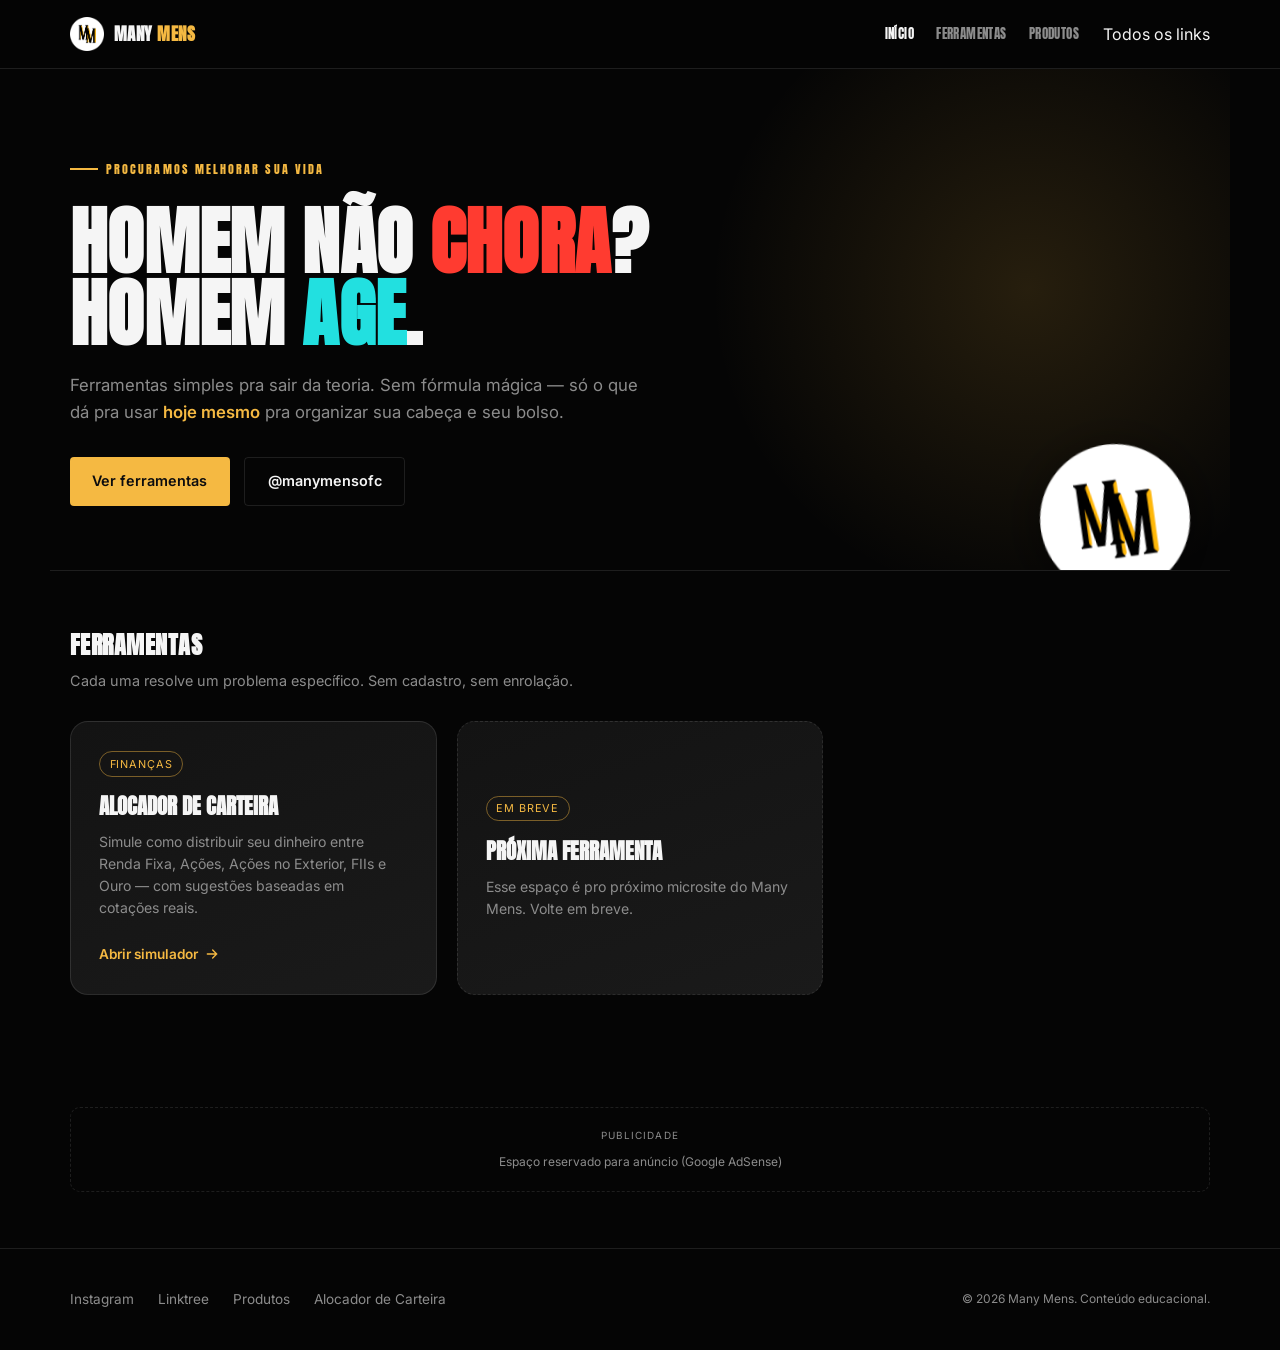
<file: index.html>
<!doctype html>
<html lang="pt-BR">
<head>
  <meta charset="utf-8" />
  <meta name="viewport" content="width=device-width, initial-scale=1" />
  <title>Many Mens — Ferramentas e conteúdo pra quem constrói</title>
  <meta name="description" content="Um portal de ferramentas práticas e conteúdo direto ao ponto: disciplina, dinheiro e ação. Comece pelo simulador de alocação de carteira." />
  <link rel="icon" type="image/svg+xml" href="assets/icons/favicon.png" />
  <link rel="preconnect" href="https://fonts.googleapis.com" />
  <link rel="preconnect" href="https://fonts.gstatic.com" crossorigin />
  <link href="https://fonts.googleapis.com/css2?family=Anton&family=Inter:wght@400;500;600&display=swap" rel="stylesheet" />
  <link rel="stylesheet" href="css/tokens.css" />
  <link rel="stylesheet" href="css/styles.css" />
</head>
<body>
  <header class="site-header">
    <div class="container site-header__inner">
      <a href="index.html" class="brand">
        <img class="brand__mark" src="assets/icons/favicon.png" alt="Many Mens" />
        <span class="brand__name">Many <span>Mens</span></span>
      </a>
      <div class="header-right">
        <nav class="main-nav">
          <a href="index.html">Início</a>
          <a href="index.html#projetos">Ferramentas</a>
          <a href="produtos.html">Produtos</a>
        </nav>
        <a class="header-cta" href="https://linktr.ee/Manymens" target="_blank" rel="noopener">
          Todos os links
        </a>
        <button class="nav-toggle icon-btn" aria-label="Abrir menu" aria-expanded="false">
          <svg width="20" height="20" viewBox="0 0 24 24" fill="none" stroke="currentColor" stroke-width="2" stroke-linecap="round"><path d="M4 6h16M4 12h16M4 18h16"/></svg>
        </button>
      </div>
    </div>
  </header>

  <main>
    <section class="hero container">
      <p class="hero__eyebrow">Procuramos melhorar sua vida</p>
      <h1>Homem não <span class="hl-red">chora</span>?<br />Homem <span class="hl-cyan">age</span>.</h1>
      <p class="lead">
        Ferramentas simples pra sair da teoria. Sem fórmula mágica —
        só o que dá pra usar <span class="hl-gold" style="font-weight:600">hoje mesmo</span>
        pra organizar sua cabeça e seu bolso.
      </p>
      <div class="hero__actions">
        <a class="btn btn--solid" href="#projetos">Ver ferramentas</a>
        <a class="btn btn--ghost" href="https://www.instagram.com/manymensofc/" target="_blank" rel="noopener">
          @manymensofc
        </a>
      </div>
      <img class="seal" src="assets/icons/favicon.png" alt="" />
    </section>

    <section class="section container" id="projetos">
      <div class="section__head">
        <div>
          <h2>Ferramentas</h2>
          <p>Cada uma resolve um problema específico. Sem cadastro, sem enrolação.</p>
        </div>
      </div>

      <div class="project-grid">
        <a class="project-card" href="carteira/index.html" style="--card-accent:#f5b942" data-reveal>
          <span class="project-card__tag">Finanças</span>
          <h3>Alocador de Carteira</h3>
          <p>Simule como distribuir seu dinheiro entre Renda Fixa, Ações, Ações no Exterior, FIIs e Ouro — com sugestões baseadas em cotações reais.</p>
          <span class="project-card__link">
            Abrir simulador
            <svg width="16" height="16" viewBox="0 0 24 24" fill="none" stroke="currentColor" stroke-width="2" stroke-linecap="round"><path d="M5 12h14M13 6l6 6-6 6"/></svg>
          </span>
        </a>

        <div class="project-card project-card--soon" data-reveal>
          <span class="project-card__tag">Em breve</span>
          <h3 style="margin-top:.9rem">Próxima ferramenta</h3>
          <p style="margin-bottom:0">Esse espaço é pro próximo microsite do Many Mens. Volte em breve.</p>
        </div>
      </div>
    </section>

    <!--
      ESPAÇO DE ANÚNCIO (Google AdSense)
      Depois de ser aprovado no AdSense, troque este bloco pelo snippet
      <ins class="adsbygoogle">...</ins> que o próprio AdSense fornece.
      Deixei rotulado como "Publicidade" por transparência com o visitante —
      recomendo manter esse rótulo mesmo depois de ativar o anúncio real.
    -->
    <section class="section container">
      <div class="ad-slot">
        <span class="ad-slot__label">Publicidade</span>
        Espaço reservado para anúncio (Google AdSense)
      </div>
    </section>
  </main>

  <footer class="site-footer">
    <div class="container site-footer__inner">
      <div class="site-footer__links">
        <a href="https://www.instagram.com/manymensofc/" target="_blank" rel="noopener">Instagram</a>
        <a href="https://linktr.ee/Manymens" target="_blank" rel="noopener">Linktree</a>
        <a href="produtos.html">Produtos</a>
        <a href="carteira/index.html">Alocador de Carteira</a>
      </div>
      <small>&copy; <span id="year"></span> Many Mens. Conteúdo educacional.</small>
    </div>
  </footer>

  <script src="js/main.js"></script>
</body>
</html>
</file>
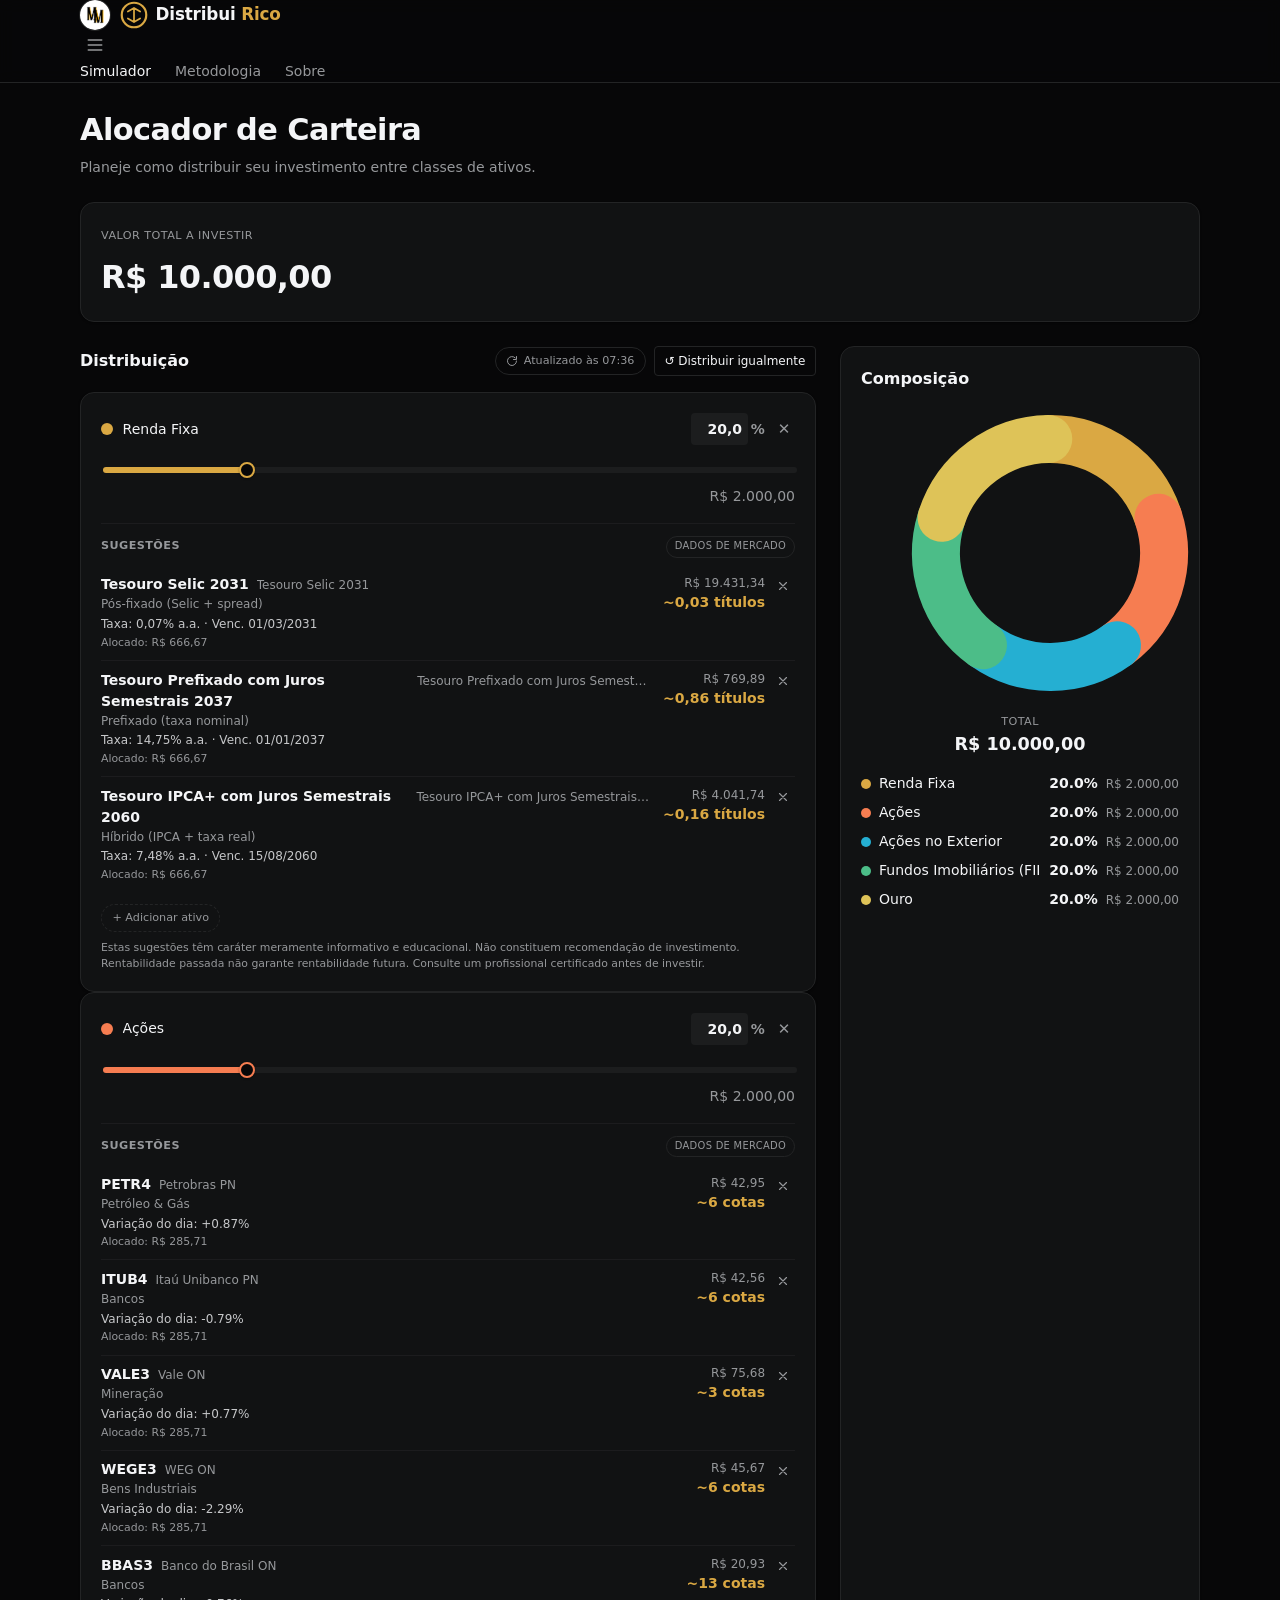
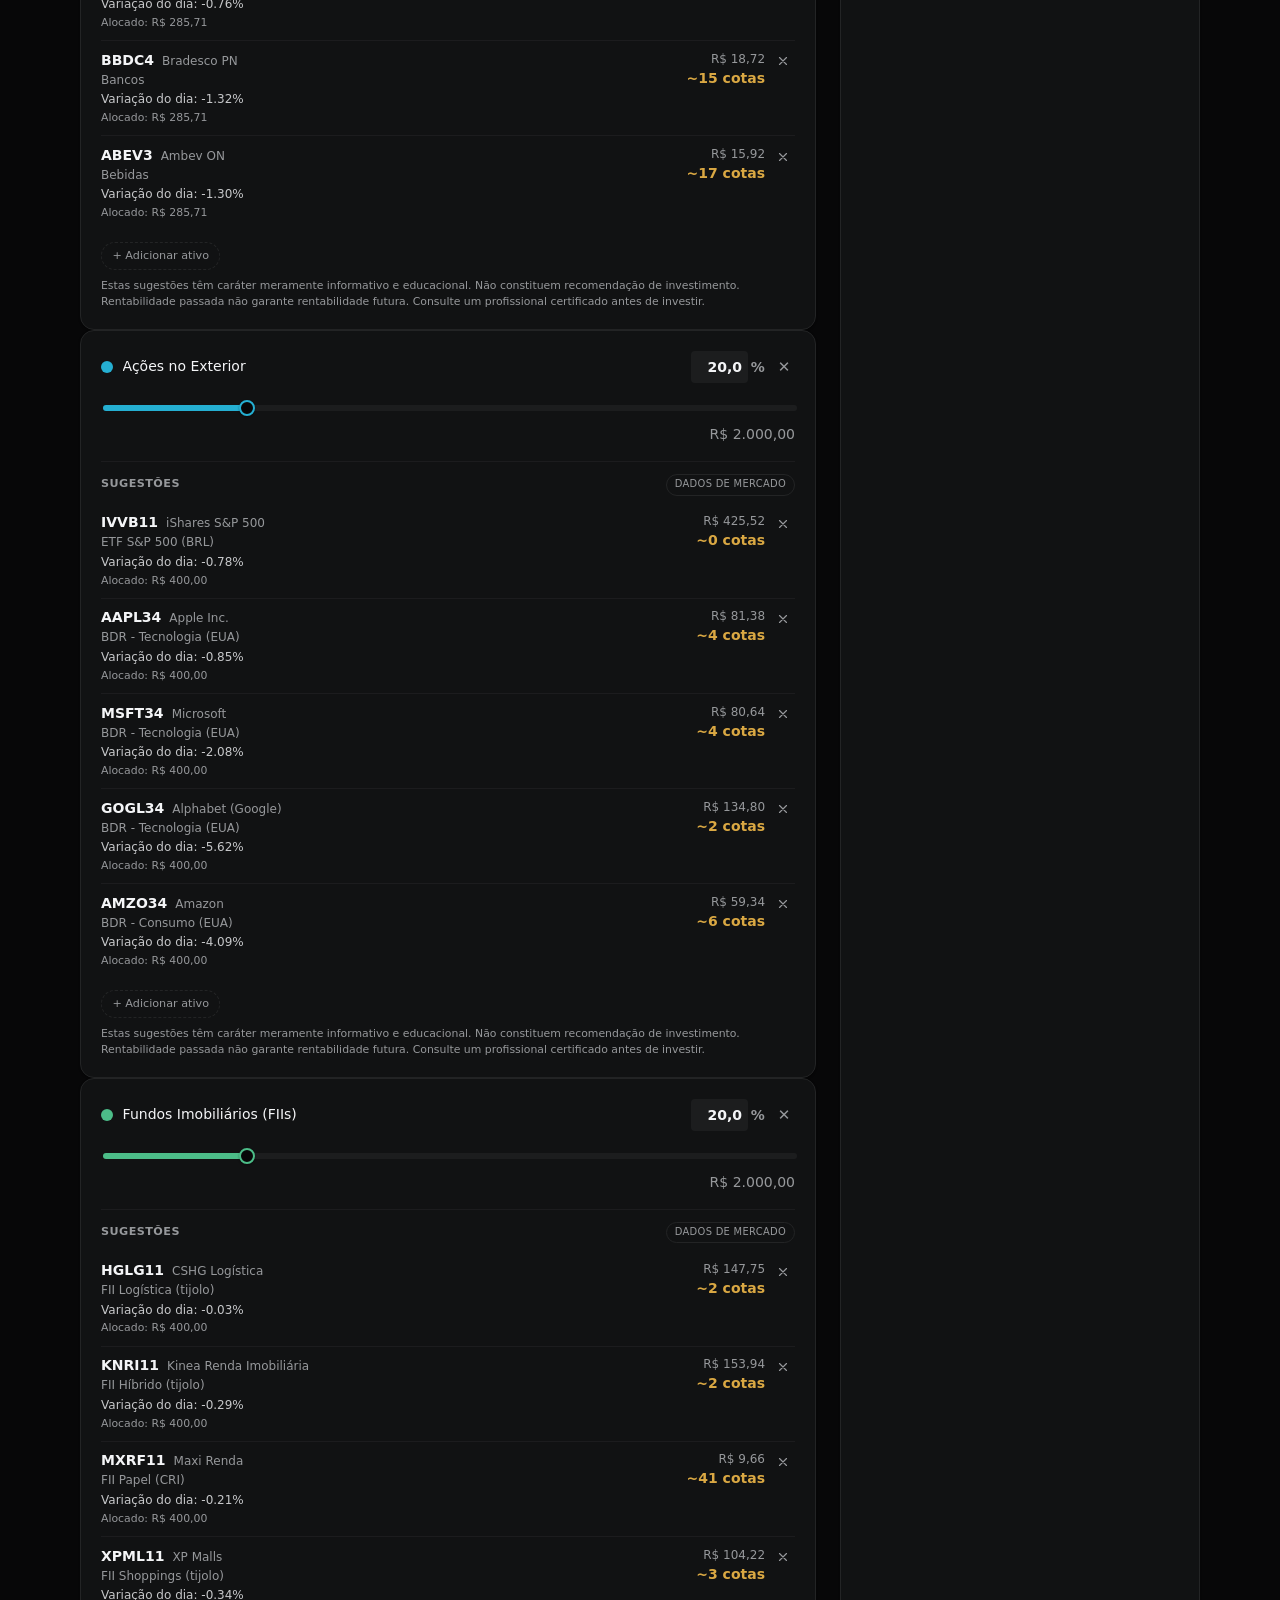
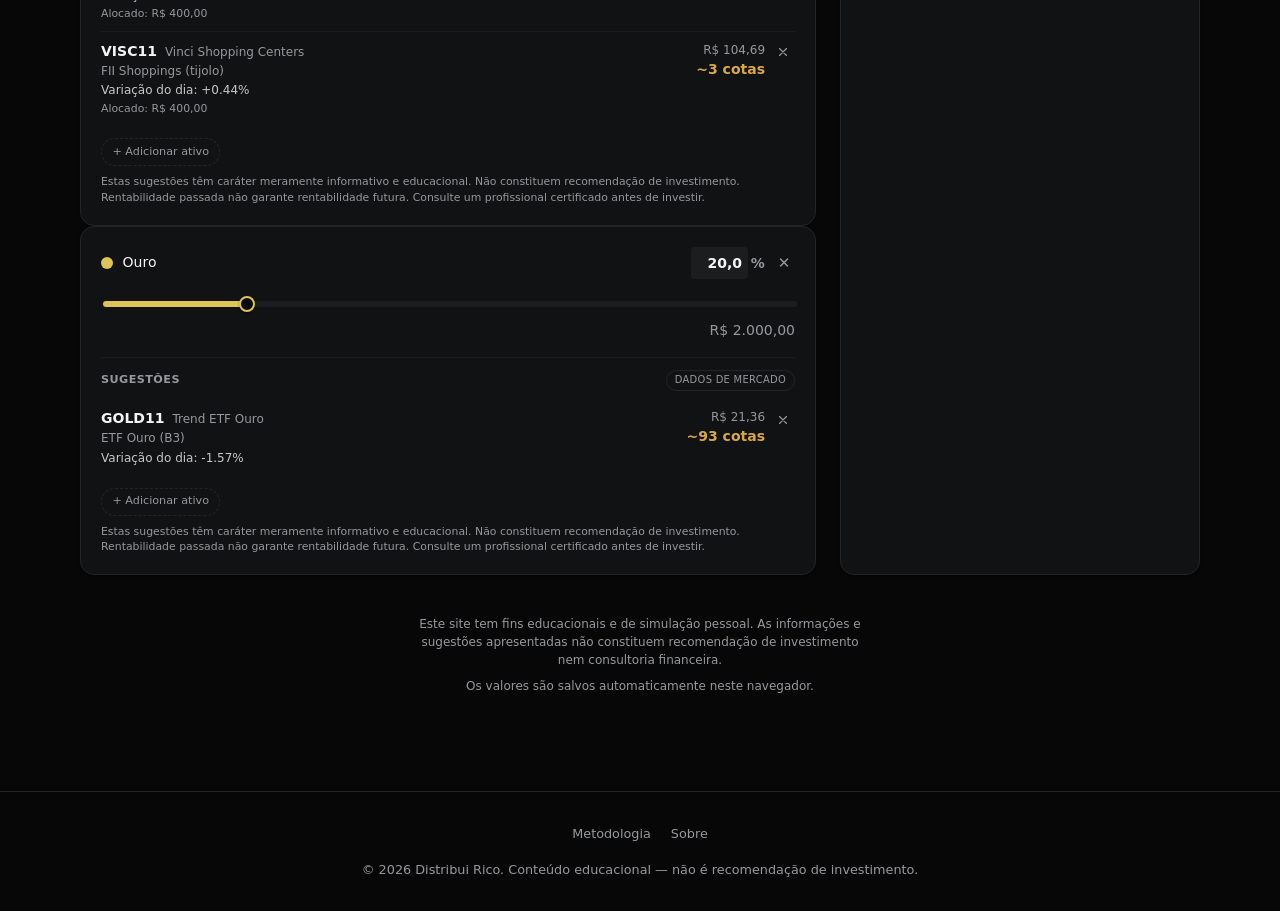
<file: carteira/index.html>
<!doctype html>
<html lang="pt-BR">
<head>
  <meta charset="utf-8" />
  <meta name="viewport" content="width=device-width, initial-scale=1" />
  <title>Distribui Rico — Simulador de Alocação de Carteira</title>
  <meta name="description" content="Simule como distribuir seu investimento entre Renda Fixa, Ações, Ações no Exterior, FIIs e Ouro, com sugestões de ativos baseadas em cotações reais." />
  <link rel="canonical" href="https://SEU-USUARIO.github.io/carteira/" />

  <meta property="og:type" content="website" />
  <meta property="og:title" content="Distribui Rico — Simulador de Alocação de Carteira" />
  <meta property="og:description" content="Planeje como distribuir seu investimento entre classes de ativos, com sugestões baseadas em cotações reais." />
  <meta property="og:image" content="assets/og/distribui-rico-og.png" />
  <meta name="twitter:card" content="summary_large_image" />

  <link rel="icon" type="image/svg+xml" href="assets/icons/favicon.svg" />

  <link rel="stylesheet" href="css/tokens.css" />
  <link rel="stylesheet" href="css/base.css" />
  <link rel="stylesheet" href="css/layout.css" />
  <link rel="stylesheet" href="css/components.css" />
  <link rel="stylesheet" href="css/pages/home.css" />
</head>
<body>
  <header class="site-header">
    <div class="container site-header__inner">
     <div class="header-left">
  <a href="../index.html" class="back-to-hub" aria-label="Voltar para o site principal (Many Mens)" title="Voltar para Many Mens">
    <img src="../assets/icons/favicon.png" alt="" />
  </a>
  <a href="index.html" class="brand">
    <svg class="brand__mark" viewBox="0 0 32 32" fill="none" xmlns="http://www.w3.org/2000/svg" aria-hidden="true">
      <circle cx="16" cy="16" r="14" stroke="var(--color-primary)" stroke-width="2.5"/>
      <path d="M16 8v16M9 12l7-4 7 4M9 20l7 4 7-4" stroke="var(--color-primary)" stroke-width="2" stroke-linecap="round" stroke-linejoin="round"/>
    </svg>
    <span>Distribui <span class="brand__gold">Rico</span></span>
  </a>
</div>
      <button class="nav-toggle icon-btn" aria-label="Abrir menu" aria-expanded="false">
        <svg width="20" height="20" viewBox="0 0 24 24" fill="none" stroke="currentColor" stroke-width="2" stroke-linecap="round"><path d="M4 6h16M4 12h16M4 18h16"/></svg>
      </button>
      <nav class="main-nav">
        <a href="index.html" aria-current="page">Simulador</a>
        <a href="metodologia.html">Metodologia</a>
        <a href="sobre.html">Sobre</a>
      </nav>
    </div>
  </header>

  <main class="container sim">
    <div class="sim__header">
      <h1>Alocador de Carteira</h1>
      <p>Planeje como distribuir seu investimento entre classes de ativos.</p>
    </div>
    <div id="simulador-root">
      <noscript>Este simulador precisa de JavaScript habilitado para funcionar.</noscript>
    </div>
  </main>

  <footer class="site-footer">
    <div class="container site-footer__inner">
      <div class="site-footer__links">
        <a href="metodologia.html">Metodologia</a>
        <a href="sobre.html">Sobre</a>
      </div>
      <p>&copy; <span id="year"></span> Distribui Rico. Conteúdo educacional — não é recomendação de investimento.</p>
    </div>
  </footer>

  <script type="module">
    import { onReady, markActiveNav, initNavToggle } from "./js/core/dom.js";
    import { initSimuladorPage } from "./js/pages/simulador.page.js";

    onReady(() => {
      markActiveNav();
      initNavToggle();
      document.getElementById("year").textContent = new Date().getFullYear();
      initSimuladorPage();
    });
  </script>
</body>
</html>
</file>
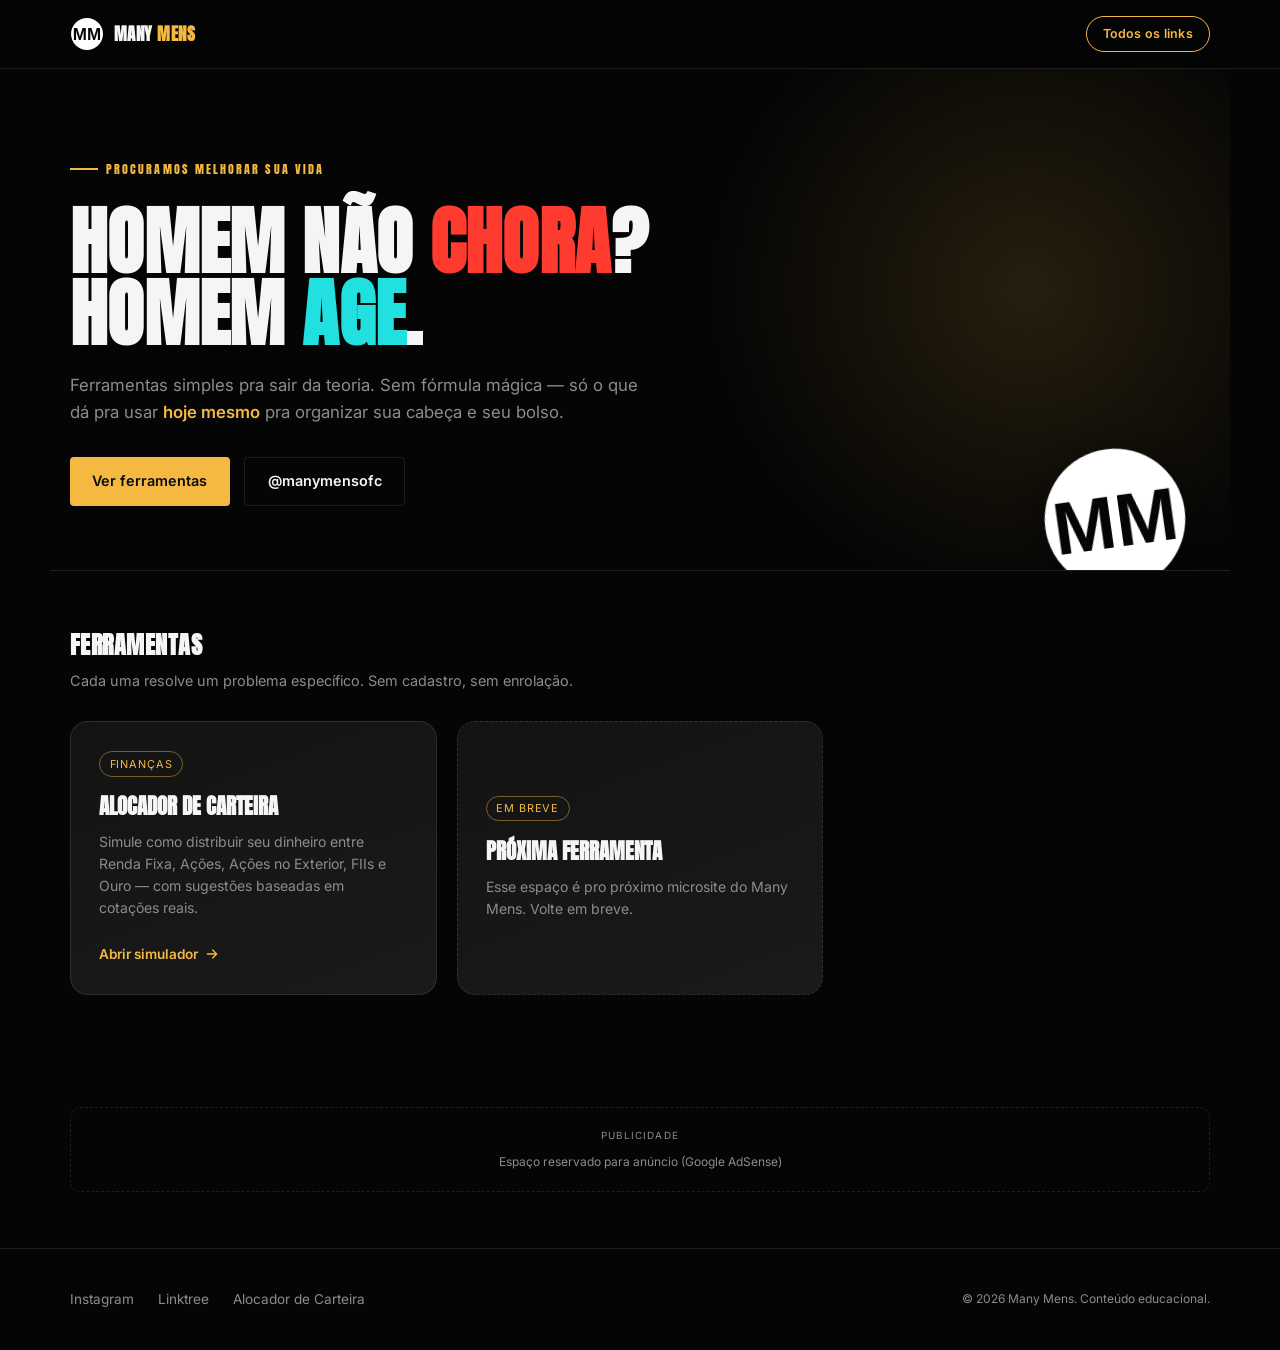
<file: many-mens-hub/index.html>
<!doctype html>
<html lang="pt-BR">
<head>
  <meta charset="utf-8" />
  <meta name="viewport" content="width=device-width, initial-scale=1" />
  <title>Many Mens — Ferramentas e conteúdo pra quem constrói</title>
  <meta name="description" content="Um portal de ferramentas práticas e conteúdo direto ao ponto: disciplina, dinheiro e ação. Comece pelo simulador de alocação de carteira." />
  <link rel="icon" type="image/svg+xml" href="assets/icons/favicon.svg" />
  <link rel="preconnect" href="https://fonts.googleapis.com" />
  <link rel="preconnect" href="https://fonts.gstatic.com" crossorigin />
  <link href="https://fonts.googleapis.com/css2?family=Anton&family=Inter:wght@400;500;600&display=swap" rel="stylesheet" />
  <link rel="stylesheet" href="css/tokens.css" />
  <link rel="stylesheet" href="css/styles.css" />
</head>
<body>
  <header class="site-header">
    <div class="container site-header__inner">
      <a href="index.html" class="brand">
        <img class="brand__mark" src="assets/icons/favicon.svg" alt="Many Mens" />
        <span class="brand__name">Many <span>Mens</span></span>
      </a>
      <a class="header-cta" href="https://linktr.ee/Manymens" target="_blank" rel="noopener">
        Todos os links
      </a>
    </div>
  </header>

  <main>
    <section class="hero container">
      <p class="hero__eyebrow">Procuramos melhorar sua vida</p>
      <h1>Homem não <span class="hl-red">chora</span>?<br />Homem <span class="hl-cyan">age</span>.</h1>
      <p class="lead">
        Ferramentas simples pra sair da teoria. Sem fórmula mágica —
        só o que dá pra usar <span class="hl-gold" style="font-weight:600">hoje mesmo</span>
        pra organizar sua cabeça e seu bolso.
      </p>
      <div class="hero__actions">
        <a class="btn btn--solid" href="#projetos">Ver ferramentas</a>
        <a class="btn btn--ghost" href="https://www.instagram.com/manymensofc/" target="_blank" rel="noopener">
          @manymensofc
        </a>
      </div>
      <svg class="seal" viewBox="0 0 32 32" xmlns="http://www.w3.org/2000/svg" aria-hidden="true">
        <circle cx="16" cy="16" r="15" fill="#ffffff"/>
        <text x="16" y="22" text-anchor="middle" font-family="Arial, Helvetica, sans-serif" font-weight="800" font-size="16" fill="#050505">MM</text>
      </svg>
    </section>

    <section class="section container" id="projetos">
      <div class="section__head">
        <div>
          <h2>Ferramentas</h2>
          <p>Cada uma resolve um problema específico. Sem cadastro, sem enrolação.</p>
        </div>
      </div>

      <div class="project-grid">
        <a class="project-card" href="carteira/index.html" style="--card-accent:#f5b942" data-reveal>
          <span class="project-card__tag">Finanças</span>
          <h3>Alocador de Carteira</h3>
          <p>Simule como distribuir seu dinheiro entre Renda Fixa, Ações, Ações no Exterior, FIIs e Ouro — com sugestões baseadas em cotações reais.</p>
          <span class="project-card__link">
            Abrir simulador
            <svg width="16" height="16" viewBox="0 0 24 24" fill="none" stroke="currentColor" stroke-width="2" stroke-linecap="round"><path d="M5 12h14M13 6l6 6-6 6"/></svg>
          </span>
        </a>

        <div class="project-card project-card--soon" data-reveal>
          <span class="project-card__tag">Em breve</span>
          <h3 style="margin-top:.9rem">Próxima ferramenta</h3>
          <p style="margin-bottom:0">Esse espaço é pro próximo microsite do Many Mens. Volte em breve.</p>
        </div>
      </div>
    </section>

    <!--
      ESPAÇO DE ANÚNCIO (Google AdSense)
      Depois de ser aprovado no AdSense, troque este bloco pelo snippet
      <ins class="adsbygoogle">...</ins> que o próprio AdSense fornece.
      Deixei rotulado como "Publicidade" por transparência com o visitante —
      recomendo manter esse rótulo mesmo depois de ativar o anúncio real.
    -->
    <section class="section container">
      <div class="ad-slot">
        <span class="ad-slot__label">Publicidade</span>
        Espaço reservado para anúncio (Google AdSense)
      </div>
    </section>
  </main>

  <footer class="site-footer">
    <div class="container site-footer__inner">
      <div class="site-footer__links">
        <a href="https://www.instagram.com/manymensofc/" target="_blank" rel="noopener">Instagram</a>
        <a href="https://linktr.ee/Manymens" target="_blank" rel="noopener">Linktree</a>
        <a href="carteira/index.html">Alocador de Carteira</a>
      </div>
      <small>&copy; <span id="year"></span> Many Mens. Conteúdo educacional.</small>
    </div>
  </footer>

  <script src="js/main.js"></script>
</body>
</html>
</file>
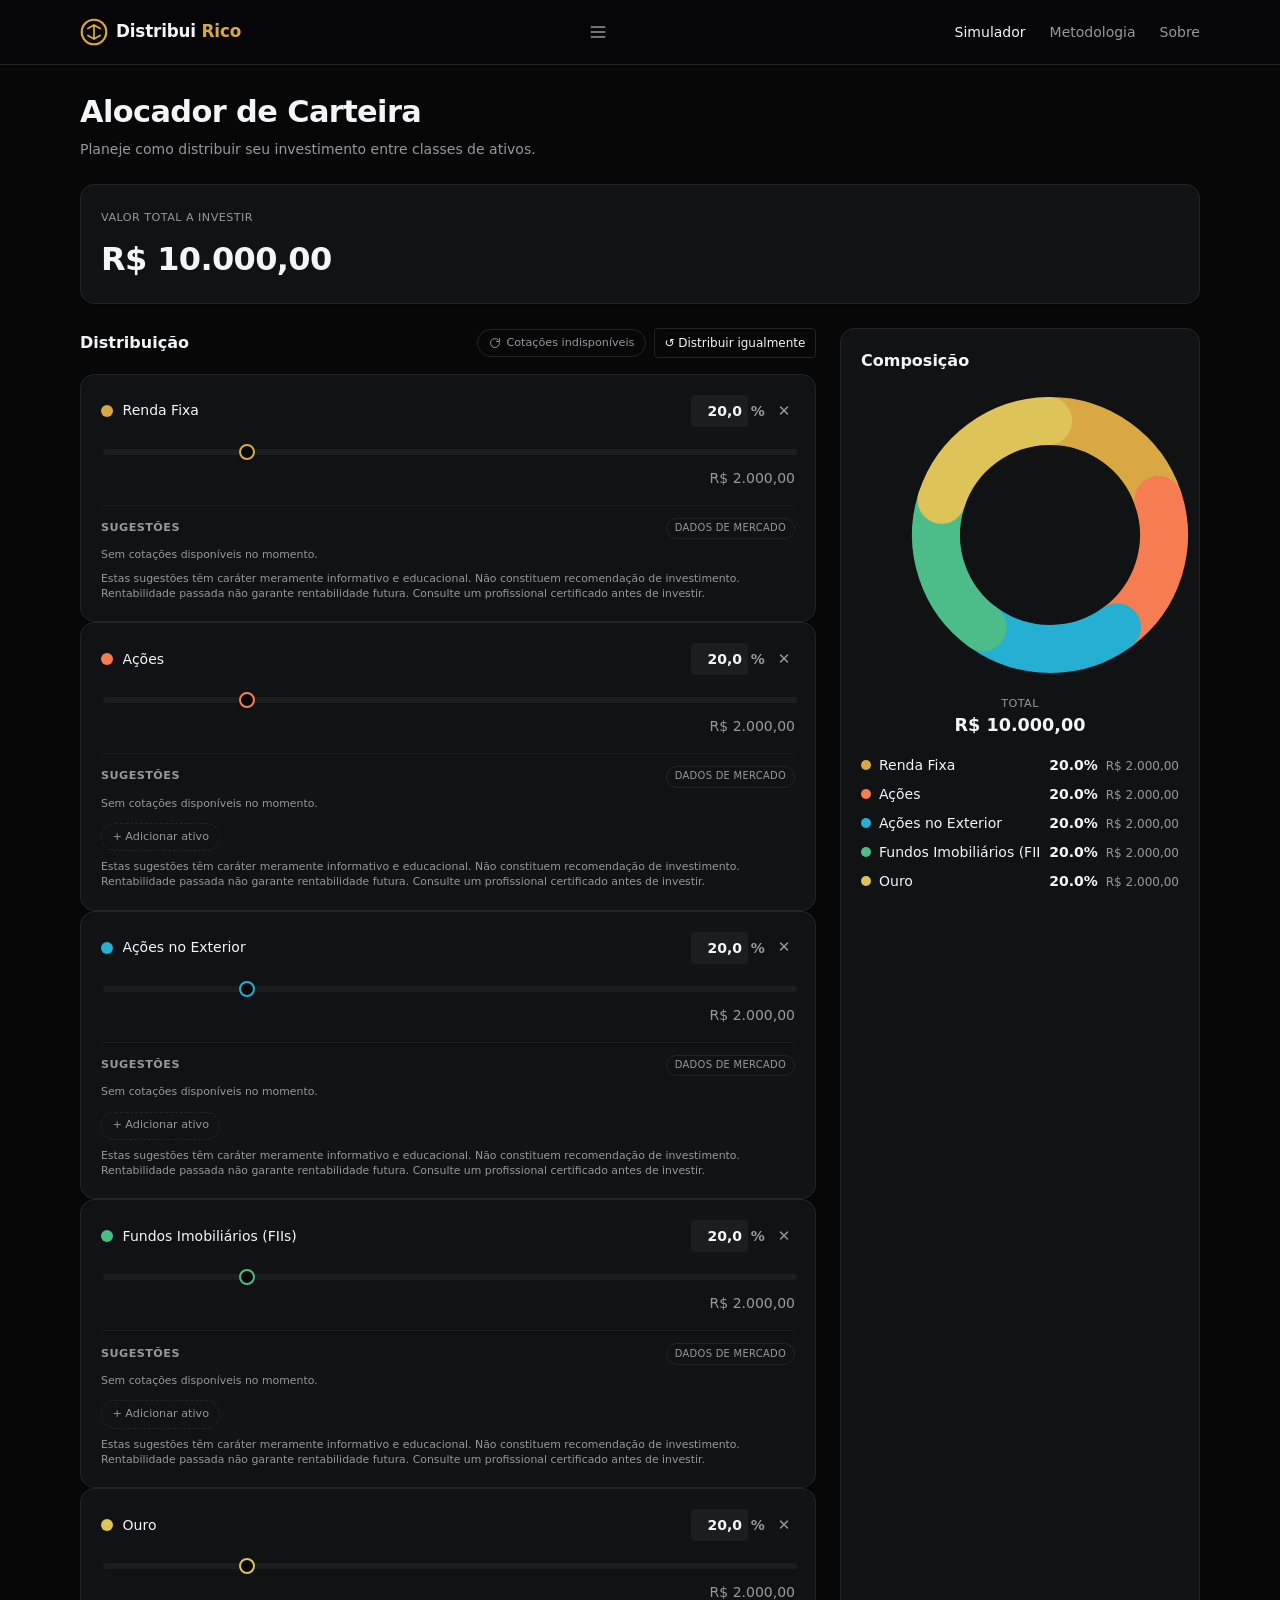
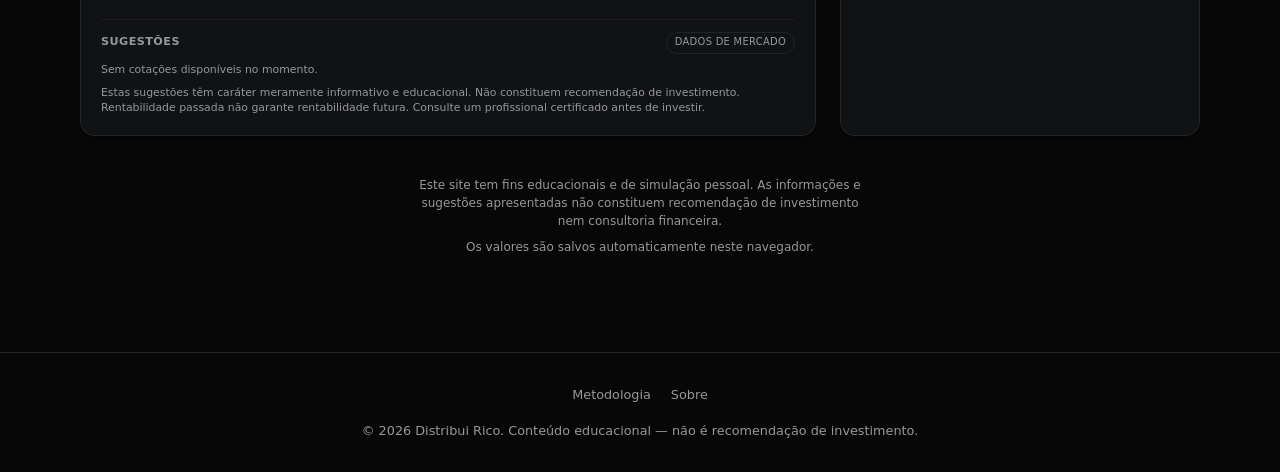
<file: many-mens-hub/carteira/index.html>
<!doctype html>
<html lang="pt-BR">
<head>
  <meta charset="utf-8" />
  <meta name="viewport" content="width=device-width, initial-scale=1" />
  <title>Distribui Rico — Simulador de Alocação de Carteira</title>
  <meta name="description" content="Simule como distribuir seu investimento entre Renda Fixa, Ações, Ações no Exterior, FIIs e Ouro, com sugestões de ativos baseadas em cotações reais." />
  <link rel="canonical" href="https://SEU-USUARIO.github.io/carteira/" />

  <meta property="og:type" content="website" />
  <meta property="og:title" content="Distribui Rico — Simulador de Alocação de Carteira" />
  <meta property="og:description" content="Planeje como distribuir seu investimento entre classes de ativos, com sugestões baseadas em cotações reais." />
  <meta property="og:image" content="assets/og/distribui-rico-og.png" />
  <meta name="twitter:card" content="summary_large_image" />

  <link rel="icon" type="image/svg+xml" href="assets/icons/favicon.svg" />

  <link rel="stylesheet" href="css/tokens.css" />
  <link rel="stylesheet" href="css/base.css" />
  <link rel="stylesheet" href="css/layout.css" />
  <link rel="stylesheet" href="css/components.css" />
  <link rel="stylesheet" href="css/pages/home.css" />
</head>
<body>
  <header class="site-header">
    <div class="container site-header__inner">
      <a href="index.html" class="brand">
        <svg class="brand__mark" viewBox="0 0 32 32" fill="none" xmlns="http://www.w3.org/2000/svg" aria-hidden="true">
          <circle cx="16" cy="16" r="14" stroke="var(--color-primary)" stroke-width="2.5"/>
          <path d="M16 8v16M9 12l7-4 7 4M9 20l7 4 7-4" stroke="var(--color-primary)" stroke-width="2" stroke-linecap="round" stroke-linejoin="round"/>
        </svg>
        <span>Distribui <span class="brand__gold">Rico</span></span>
      </a>
      <button class="nav-toggle icon-btn" aria-label="Abrir menu" aria-expanded="false">
        <svg width="20" height="20" viewBox="0 0 24 24" fill="none" stroke="currentColor" stroke-width="2" stroke-linecap="round"><path d="M4 6h16M4 12h16M4 18h16"/></svg>
      </button>
      <nav class="main-nav">
        <a href="index.html" aria-current="page">Simulador</a>
        <a href="metodologia.html">Metodologia</a>
        <a href="sobre.html">Sobre</a>
      </nav>
    </div>
  </header>

  <main class="container sim">
    <div class="sim__header">
      <h1>Alocador de Carteira</h1>
      <p>Planeje como distribuir seu investimento entre classes de ativos.</p>
    </div>
    <div id="simulador-root">
      <noscript>Este simulador precisa de JavaScript habilitado para funcionar.</noscript>
    </div>
  </main>

  <footer class="site-footer">
    <div class="container site-footer__inner">
      <div class="site-footer__links">
        <a href="metodologia.html">Metodologia</a>
        <a href="sobre.html">Sobre</a>
      </div>
      <p>&copy; <span id="year"></span> Distribui Rico. Conteúdo educacional — não é recomendação de investimento.</p>
    </div>
  </footer>

  <script type="module">
    import { onReady, markActiveNav, initNavToggle } from "./js/core/dom.js";
    import { initSimuladorPage } from "./js/pages/simulador.page.js";

    onReady(() => {
      markActiveNav();
      initNavToggle();
      document.getElementById("year").textContent = new Date().getFullYear();
      initSimuladorPage();
    });
  </script>
</body>
</html>
</file>
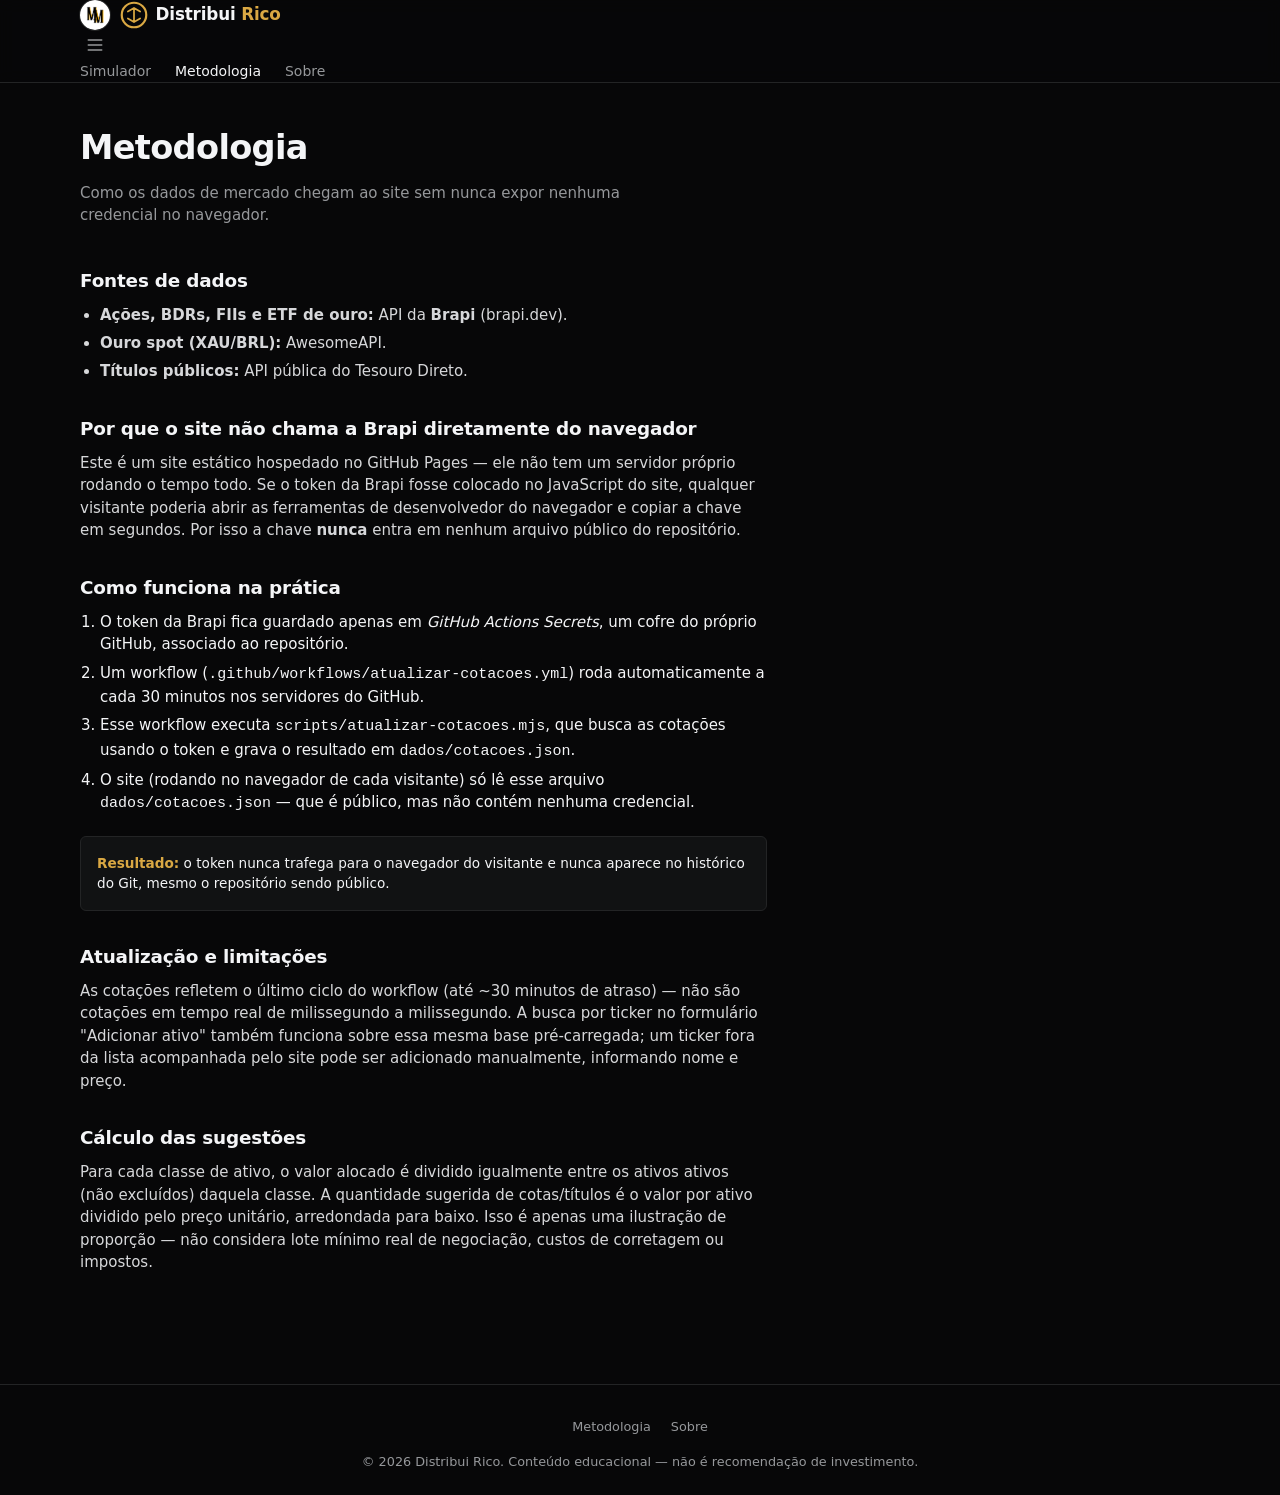
<file: carteira/metodologia.html>
<!doctype html>
<html lang="pt-BR">
<head>
  <meta charset="utf-8" />
  <meta name="viewport" content="width=device-width, initial-scale=1" />
  <title>Metodologia — Distribui Rico</title>
  <meta name="description" content="De onde vêm os dados do simulador, com que frequência são atualizados e como a chave de API fica protegida." />
  <link rel="canonical" href="https://SEU-USUARIO.github.io/carteira/metodologia.html" />
  <link rel="icon" type="image/svg+xml" href="assets/icons/favicon.svg" />

  <link rel="stylesheet" href="css/tokens.css" />
  <link rel="stylesheet" href="css/base.css" />
  <link rel="stylesheet" href="css/layout.css" />
  <link rel="stylesheet" href="css/components.css" />
  <link rel="stylesheet" href="css/pages/content.css" />
</head>
<body>
  <header class="site-header">
    <div class="container site-header__inner">
      <div class="header-left">
  <a href="../index.html" class="back-to-hub" aria-label="Voltar para o site principal (Many Mens)" title="Voltar para Many Mens">
    <img src="../assets/icons/favicon.png" alt="" />
  </a>
  <a href="index.html" class="brand">
    <svg class="brand__mark" viewBox="0 0 32 32" fill="none" xmlns="http://www.w3.org/2000/svg" aria-hidden="true">
      <circle cx="16" cy="16" r="14" stroke="var(--color-primary)" stroke-width="2.5"/>
      <path d="M16 8v16M9 12l7-4 7 4M9 20l7 4 7-4" stroke="var(--color-primary)" stroke-width="2" stroke-linecap="round" stroke-linejoin="round"/>
    </svg>
    <span>Distribui <span class="brand__gold">Rico</span></span>
  </a>
</div>
      <button class="nav-toggle icon-btn" aria-label="Abrir menu" aria-expanded="false">
        <svg width="20" height="20" viewBox="0 0 24 24" fill="none" stroke="currentColor" stroke-width="2" stroke-linecap="round"><path d="M4 6h16M4 12h16M4 18h16"/></svg>
      </button>
      <nav class="main-nav">
        <a href="index.html">Simulador</a>
        <a href="metodologia.html" aria-current="page">Metodologia</a>
        <a href="sobre.html">Sobre</a>
      </nav>
    </div>
  </header>

  <main class="container">
    <div class="page-hero">
      <h1>Metodologia</h1>
      <p>Como os dados de mercado chegam ao site sem nunca expor nenhuma credencial no navegador.</p>
    </div>

    <article class="content">
      <h2>Fontes de dados</h2>
      <ul>
        <li><strong>Ações, BDRs, FIIs e ETF de ouro:</strong> API da <strong>Brapi</strong> (brapi.dev).</li>
        <li><strong>Ouro spot (XAU/BRL):</strong> AwesomeAPI.</li>
        <li><strong>Títulos públicos:</strong> API pública do Tesouro Direto.</li>
      </ul>

      <h2>Por que o site não chama a Brapi diretamente do navegador</h2>
      <p>
        Este é um site estático hospedado no GitHub Pages — ele não tem um servidor
        próprio rodando o tempo todo. Se o token da Brapi fosse colocado no
        JavaScript do site, qualquer visitante poderia abrir as ferramentas de
        desenvolvedor do navegador e copiar a chave em segundos. Por isso a chave
        <strong>nunca</strong> entra em nenhum arquivo público do repositório.
      </p>

      <h2>Como funciona na prática</h2>
      <ol style="padding-left:1.25rem;list-style:decimal;margin-bottom:.85rem">
        <li style="margin-bottom:.35rem">O token da Brapi fica guardado apenas em <em>GitHub Actions Secrets</em>, um cofre do próprio GitHub, associado ao repositório.</li>
        <li style="margin-bottom:.35rem">Um workflow (<code>.github/workflows/atualizar-cotacoes.yml</code>) roda automaticamente a cada 30 minutos nos servidores do GitHub.</li>
        <li style="margin-bottom:.35rem">Esse workflow executa <code>scripts/atualizar-cotacoes.mjs</code>, que busca as cotações usando o token e grava o resultado em <code>dados/cotacoes.json</code>.</li>
        <li style="margin-bottom:.35rem">O site (rodando no navegador de cada visitante) só lê esse arquivo <code>dados/cotacoes.json</code> — que é público, mas não contém nenhuma credencial.</li>
      </ol>

      <div class="callout">
        <strong>Resultado:</strong> o token nunca trafega para o navegador do
        visitante e nunca aparece no histórico do Git, mesmo o repositório sendo
        público.
      </div>

      <h2>Atualização e limitações</h2>
      <p>
        As cotações refletem o último ciclo do workflow (até ~30 minutos de
        atraso) — não são cotações em tempo real de milissegundo a milissegundo.
        A busca por ticker no formulário "Adicionar ativo" também funciona sobre
        essa mesma base pré-carregada; um ticker fora da lista acompanhada pelo
        site pode ser adicionado manualmente, informando nome e preço.
      </p>

      <h2>Cálculo das sugestões</h2>
      <p>
        Para cada classe de ativo, o valor alocado é dividido igualmente entre os
        ativos ativos (não excluídos) daquela classe. A quantidade sugerida de
        cotas/títulos é o valor por ativo dividido pelo preço unitário,
        arredondada para baixo. Isso é apenas uma ilustração de proporção — não
        considera lote mínimo real de negociação, custos de corretagem ou
        impostos.
      </p>
    </article>
  </main>

  <footer class="site-footer">
    <div class="container site-footer__inner">
      <div class="site-footer__links">
        <a href="metodologia.html">Metodologia</a>
        <a href="sobre.html">Sobre</a>
      </div>
      <p>&copy; <span id="year"></span> Distribui Rico. Conteúdo educacional — não é recomendação de investimento.</p>
    </div>
  </footer>

  <script type="module">
    import { onReady, markActiveNav, initNavToggle } from "./js/core/dom.js";
    onReady(() => {
      markActiveNav();
      initNavToggle();
      document.getElementById("year").textContent = new Date().getFullYear();
    });
  </script>
</body>
</html>
</file>
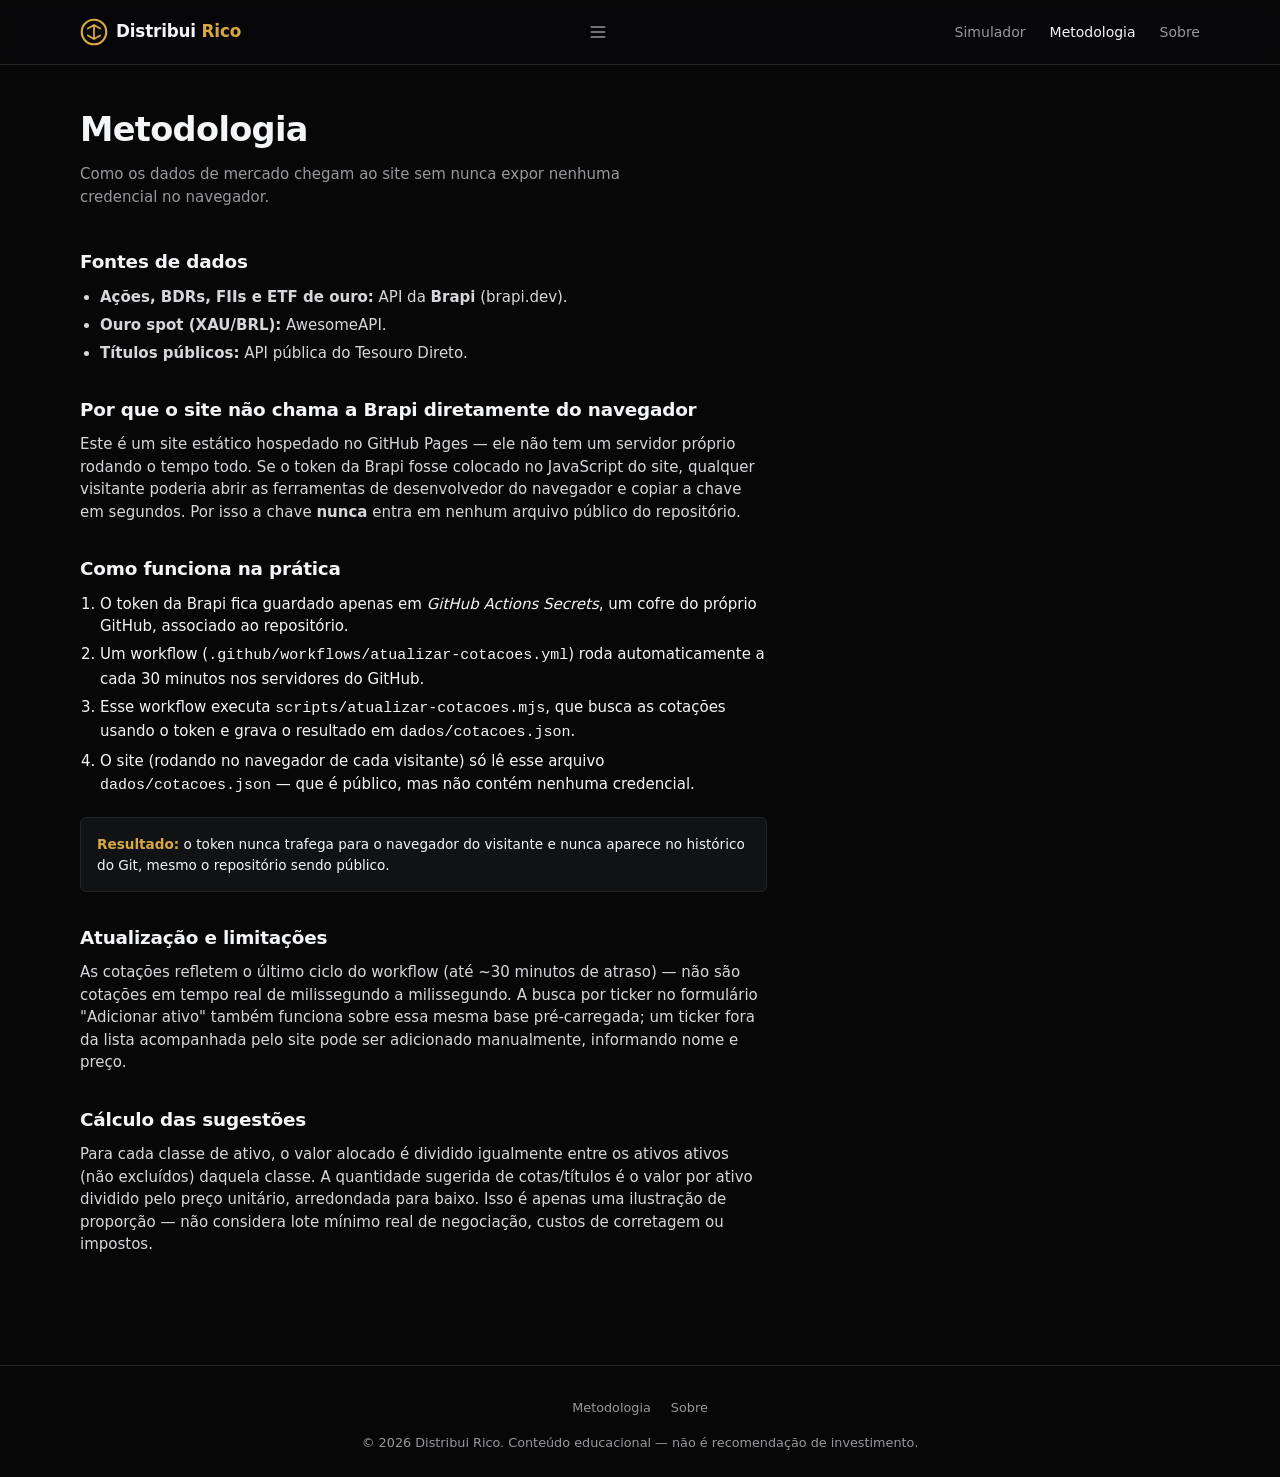
<file: many-mens-hub/carteira/metodologia.html>
<!doctype html>
<html lang="pt-BR">
<head>
  <meta charset="utf-8" />
  <meta name="viewport" content="width=device-width, initial-scale=1" />
  <title>Metodologia — Distribui Rico</title>
  <meta name="description" content="De onde vêm os dados do simulador, com que frequência são atualizados e como a chave de API fica protegida." />
  <link rel="canonical" href="https://SEU-USUARIO.github.io/carteira/metodologia.html" />
  <link rel="icon" type="image/svg+xml" href="assets/icons/favicon.svg" />

  <link rel="stylesheet" href="css/tokens.css" />
  <link rel="stylesheet" href="css/base.css" />
  <link rel="stylesheet" href="css/layout.css" />
  <link rel="stylesheet" href="css/components.css" />
  <link rel="stylesheet" href="css/pages/content.css" />
</head>
<body>
  <header class="site-header">
    <div class="container site-header__inner">
      <a href="index.html" class="brand">
        <svg class="brand__mark" viewBox="0 0 32 32" fill="none" xmlns="http://www.w3.org/2000/svg" aria-hidden="true">
          <circle cx="16" cy="16" r="14" stroke="var(--color-primary)" stroke-width="2.5"/>
          <path d="M16 8v16M9 12l7-4 7 4M9 20l7 4 7-4" stroke="var(--color-primary)" stroke-width="2" stroke-linecap="round" stroke-linejoin="round"/>
        </svg>
        <span>Distribui <span class="brand__gold">Rico</span></span>
      </a>
      <button class="nav-toggle icon-btn" aria-label="Abrir menu" aria-expanded="false">
        <svg width="20" height="20" viewBox="0 0 24 24" fill="none" stroke="currentColor" stroke-width="2" stroke-linecap="round"><path d="M4 6h16M4 12h16M4 18h16"/></svg>
      </button>
      <nav class="main-nav">
        <a href="index.html">Simulador</a>
        <a href="metodologia.html" aria-current="page">Metodologia</a>
        <a href="sobre.html">Sobre</a>
      </nav>
    </div>
  </header>

  <main class="container">
    <div class="page-hero">
      <h1>Metodologia</h1>
      <p>Como os dados de mercado chegam ao site sem nunca expor nenhuma credencial no navegador.</p>
    </div>

    <article class="content">
      <h2>Fontes de dados</h2>
      <ul>
        <li><strong>Ações, BDRs, FIIs e ETF de ouro:</strong> API da <strong>Brapi</strong> (brapi.dev).</li>
        <li><strong>Ouro spot (XAU/BRL):</strong> AwesomeAPI.</li>
        <li><strong>Títulos públicos:</strong> API pública do Tesouro Direto.</li>
      </ul>

      <h2>Por que o site não chama a Brapi diretamente do navegador</h2>
      <p>
        Este é um site estático hospedado no GitHub Pages — ele não tem um servidor
        próprio rodando o tempo todo. Se o token da Brapi fosse colocado no
        JavaScript do site, qualquer visitante poderia abrir as ferramentas de
        desenvolvedor do navegador e copiar a chave em segundos. Por isso a chave
        <strong>nunca</strong> entra em nenhum arquivo público do repositório.
      </p>

      <h2>Como funciona na prática</h2>
      <ol style="padding-left:1.25rem;list-style:decimal;margin-bottom:.85rem">
        <li style="margin-bottom:.35rem">O token da Brapi fica guardado apenas em <em>GitHub Actions Secrets</em>, um cofre do próprio GitHub, associado ao repositório.</li>
        <li style="margin-bottom:.35rem">Um workflow (<code>.github/workflows/atualizar-cotacoes.yml</code>) roda automaticamente a cada 30 minutos nos servidores do GitHub.</li>
        <li style="margin-bottom:.35rem">Esse workflow executa <code>scripts/atualizar-cotacoes.mjs</code>, que busca as cotações usando o token e grava o resultado em <code>dados/cotacoes.json</code>.</li>
        <li style="margin-bottom:.35rem">O site (rodando no navegador de cada visitante) só lê esse arquivo <code>dados/cotacoes.json</code> — que é público, mas não contém nenhuma credencial.</li>
      </ol>

      <div class="callout">
        <strong>Resultado:</strong> o token nunca trafega para o navegador do
        visitante e nunca aparece no histórico do Git, mesmo o repositório sendo
        público.
      </div>

      <h2>Atualização e limitações</h2>
      <p>
        As cotações refletem o último ciclo do workflow (até ~30 minutos de
        atraso) — não são cotações em tempo real de milissegundo a milissegundo.
        A busca por ticker no formulário "Adicionar ativo" também funciona sobre
        essa mesma base pré-carregada; um ticker fora da lista acompanhada pelo
        site pode ser adicionado manualmente, informando nome e preço.
      </p>

      <h2>Cálculo das sugestões</h2>
      <p>
        Para cada classe de ativo, o valor alocado é dividido igualmente entre os
        ativos ativos (não excluídos) daquela classe. A quantidade sugerida de
        cotas/títulos é o valor por ativo dividido pelo preço unitário,
        arredondada para baixo. Isso é apenas uma ilustração de proporção — não
        considera lote mínimo real de negociação, custos de corretagem ou
        impostos.
      </p>
    </article>
  </main>

  <footer class="site-footer">
    <div class="container site-footer__inner">
      <div class="site-footer__links">
        <a href="metodologia.html">Metodologia</a>
        <a href="sobre.html">Sobre</a>
      </div>
      <p>&copy; <span id="year"></span> Distribui Rico. Conteúdo educacional — não é recomendação de investimento.</p>
    </div>
  </footer>

  <script type="module">
    import { onReady, markActiveNav, initNavToggle } from "./js/core/dom.js";
    onReady(() => {
      markActiveNav();
      initNavToggle();
      document.getElementById("year").textContent = new Date().getFullYear();
    });
  </script>
</body>
</html>
</file>
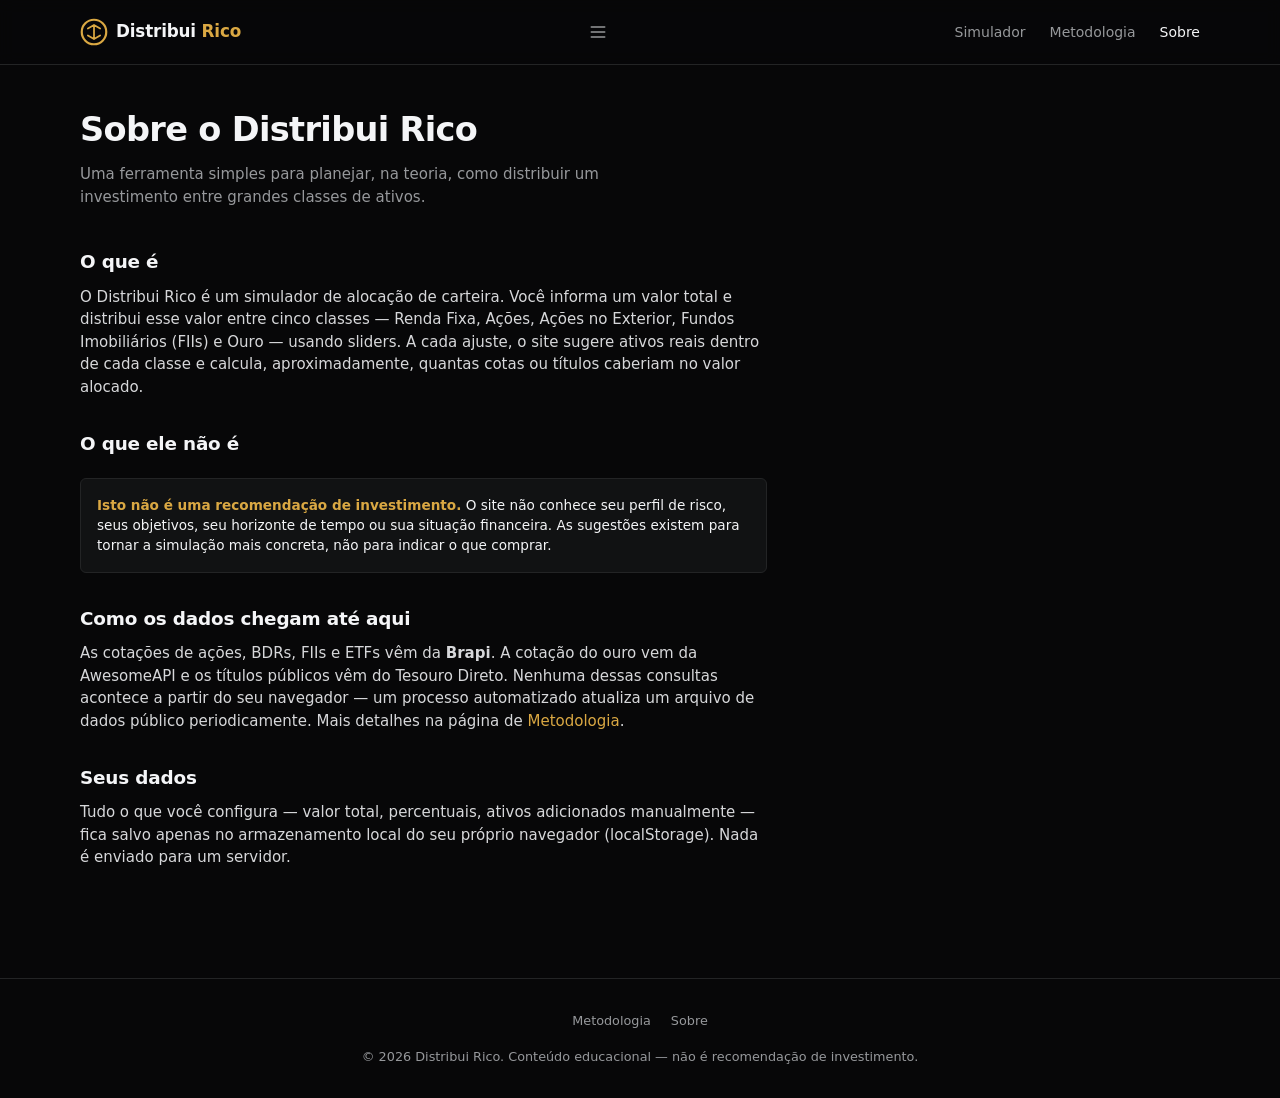
<file: many-mens-hub/carteira/sobre.html>
<!doctype html>
<html lang="pt-BR">
<head>
  <meta charset="utf-8" />
  <meta name="viewport" content="width=device-width, initial-scale=1" />
  <title>Sobre — Distribui Rico</title>
  <meta name="description" content="O que é o Distribui Rico, como ele funciona e quais são seus limites como ferramenta educacional." />
  <link rel="canonical" href="https://SEU-USUARIO.github.io/carteira/sobre.html" />
  <link rel="icon" type="image/svg+xml" href="assets/icons/favicon.svg" />

  <link rel="stylesheet" href="css/tokens.css" />
  <link rel="stylesheet" href="css/base.css" />
  <link rel="stylesheet" href="css/layout.css" />
  <link rel="stylesheet" href="css/components.css" />
  <link rel="stylesheet" href="css/pages/content.css" />
</head>
<body>
  <header class="site-header">
    <div class="container site-header__inner">
      <a href="index.html" class="brand">
        <svg class="brand__mark" viewBox="0 0 32 32" fill="none" xmlns="http://www.w3.org/2000/svg" aria-hidden="true">
          <circle cx="16" cy="16" r="14" stroke="var(--color-primary)" stroke-width="2.5"/>
          <path d="M16 8v16M9 12l7-4 7 4M9 20l7 4 7-4" stroke="var(--color-primary)" stroke-width="2" stroke-linecap="round" stroke-linejoin="round"/>
        </svg>
        <span>Distribui <span class="brand__gold">Rico</span></span>
      </a>
      <button class="nav-toggle icon-btn" aria-label="Abrir menu" aria-expanded="false">
        <svg width="20" height="20" viewBox="0 0 24 24" fill="none" stroke="currentColor" stroke-width="2" stroke-linecap="round"><path d="M4 6h16M4 12h16M4 18h16"/></svg>
      </button>
      <nav class="main-nav">
        <a href="index.html">Simulador</a>
        <a href="metodologia.html">Metodologia</a>
        <a href="sobre.html" aria-current="page">Sobre</a>
      </nav>
    </div>
  </header>

  <main class="container">
    <div class="page-hero">
      <h1>Sobre o Distribui Rico</h1>
      <p>Uma ferramenta simples para planejar, na teoria, como distribuir um investimento entre grandes classes de ativos.</p>
    </div>

    <article class="content">
      <h2>O que é</h2>
      <p>
        O Distribui Rico é um simulador de alocação de carteira. Você informa um valor
        total e distribui esse valor entre cinco classes — Renda Fixa, Ações, Ações no
        Exterior, Fundos Imobiliários (FIIs) e Ouro — usando sliders. A cada ajuste, o
        site sugere ativos reais dentro de cada classe e calcula, aproximadamente,
        quantas cotas ou títulos caberiam no valor alocado.
      </p>

      <h2>O que ele não é</h2>
      <div class="callout">
        <strong>Isto não é uma recomendação de investimento.</strong> O site não
        conhece seu perfil de risco, seus objetivos, seu horizonte de tempo ou sua
        situação financeira. As sugestões existem para tornar a simulação mais
        concreta, não para indicar o que comprar.
      </div>

      <h2>Como os dados chegam até aqui</h2>
      <p>
        As cotações de ações, BDRs, FIIs e ETFs vêm da <strong>Brapi</strong>. A
        cotação do ouro vem da AwesomeAPI e os títulos públicos vêm do Tesouro
        Direto. Nenhuma dessas consultas acontece a partir do seu navegador — um
        processo automatizado atualiza um arquivo de dados público periodicamente.
        Mais detalhes na página de <a href="metodologia.html" style="color:var(--color-primary)">Metodologia</a>.
      </p>

      <h2>Seus dados</h2>
      <p>
        Tudo o que você configura — valor total, percentuais, ativos adicionados
        manualmente — fica salvo apenas no armazenamento local do seu próprio
        navegador (localStorage). Nada é enviado para um servidor.
      </p>
    </article>
  </main>

  <footer class="site-footer">
    <div class="container site-footer__inner">
      <div class="site-footer__links">
        <a href="metodologia.html">Metodologia</a>
        <a href="sobre.html">Sobre</a>
      </div>
      <p>&copy; <span id="year"></span> Distribui Rico. Conteúdo educacional — não é recomendação de investimento.</p>
    </div>
  </footer>

  <script type="module">
    import { onReady, markActiveNav, initNavToggle } from "./js/core/dom.js";
    onReady(() => {
      markActiveNav();
      initNavToggle();
      document.getElementById("year").textContent = new Date().getFullYear();
    });
  </script>
</body>
</html>
</file>
<file: css/tokens.css>
/* ==========================================================================
   Many Mens — Design Tokens
   Paleta portada direto do @manymensofc: preto puro, texto branco de
   legenda-de-reels, e palavras de destaque pontuais em vermelho/ciano/dourado
   (o jeito como o perfil grifa a frase de impacto de cada post).
   ========================================================================== */

:root {
  --bg: #050505;
  --surface: #131313;
  --surface-2: #1a1a1a;
  --fg: #f5f5f5;
  --muted: #8c8c8c;

  /* Cor "âncora" da marca (usada em bordas/CTAs neutros) */
  --gold: #f5b942;
  --gold-soft: #ffd66b;

  /* Destaques pontuais — mesma lógica das legendas do feed */
  --hl-red: #ff3b30;
  --hl-cyan: #22e0e0;
  --hl-gold: #f5b942;

  --border: rgba(255, 255, 255, 0.1);

  --font-display: "Anton", "Arial Narrow", sans-serif;
  --font-body: "Inter", system-ui, -apple-system, "Segoe UI", Roboto, sans-serif;

  --radius-sm: 4px;
  --radius-md: 10px;
  --radius-lg: 18px;

  --shadow-md: 0 12px 30px rgba(0, 0, 0, 0.45);
}

@media (prefers-reduced-motion: reduce) {
  * {
    animation-duration: 0.001ms !important;
    transition-duration: 0.001ms !important;
  }
}
</file>
<file: css/styles.css>
/* ==========================================================================
   Base
   ========================================================================== */
*, *::before, *::after { box-sizing: border-box; }
html { scroll-behavior: smooth; }
body {
  margin: 0;
  background: var(--bg);
  color: var(--fg);
  font-family: var(--font-body);
  line-height: 1.55;
  -webkit-font-smoothing: antialiased;
}
img, svg { display: block; max-width: 100%; }
a { color: inherit; text-decoration: none; }
button { font: inherit; color: inherit; background: none; border: none; cursor: pointer; }
.container { width: 100%; max-width: 1180px; margin-inline: auto; padding-inline: 1.25rem; }
::selection { background: var(--gold); color: #0c0c0e; }

/* ==========================================================================
   Header
   ========================================================================== */
.site-header {
  position: sticky;
  top: 0;
  z-index: 50;
  background: color-mix(in srgb, var(--bg) 85%, transparent);
  backdrop-filter: blur(10px);
  border-bottom: 1px solid var(--border);
}
.site-header__inner {
  display: flex;
  align-items: center;
  justify-content: space-between;
  height: 68px;
}
.brand { display: flex; align-items: center; gap: 0.6rem; }
.brand__mark { width: 34px; height: 34px; }
.brand__name {
  font-family: var(--font-display);
  font-weight: 600;
  letter-spacing: 0.03em;
  text-transform: uppercase;
  font-size: 1.05rem;
}
.brand__name span { color: var(--gold); }
.header-right {
  display: flex;
  align-items: center;
  gap: 1.5rem;
}
.main-nav {
  display: flex;
  align-items: center;
  gap: 1.4rem;
}
.main-nav a {
  font-family: var(--font-display);
  font-size: 0.8rem;
  letter-spacing: 0.03em;
  text-transform: uppercase;
  color: var(--muted);
  transition: color 0.15s ease;
}
.main-nav a:hover,
.main-nav a[aria-current="page"] {
  color: var(--fg);
}
.nav-toggle {
  display: none;
  padding: 0.4rem;
  border-radius: var(--radius-sm);
  color: var(--fg);
}
@media (max-width: 760px) {
  .header-cta { display: none; }
  .main-nav {
    position: fixed;
    inset: 68px 0 auto 0;
    flex-direction: column;
    align-items: flex-start;
    gap: 0;
    background: var(--bg);
    border-bottom: 1px solid var(--border);
    padding: 0.5rem 1.25rem 1rem;
    transform: translateY(-8px);
    opacity: 0;
    pointer-events: none;
    transition: opacity 0.15s ease, transform 0.15s ease;
  }
  .main-nav a {
    padding: 0.7rem 0;
    width: 100%;
    border-bottom: 1px solid var(--border);
  }
  .main-nav.is-open {
    opacity: 1;
    transform: translateY(0);
    pointer-events: auto;
  }
  .nav-toggle { display: inline-flex; }
}
  font-weight: 600;
  letter-spacing: 0.02em;
  transition: background-color .15s ease, color .15s ease;
}
.header-cta:hover { background: var(--gold); color: #0c0c0e; }

/* ==========================================================================
   Hero — o manifesto
   ========================================================================== */
.hero {
  position: relative;
  padding-block: 5rem 4rem;
  overflow: hidden;
  border-bottom: 1px solid var(--border);
}
.hero::before {
  content: "";
  position: absolute;
  inset: -20% -10% auto auto;
  width: 60vw;
  height: 60vw;
  max-width: 640px;
  max-height: 640px;
  border-radius: 50%;
  background: radial-gradient(circle, color-mix(in srgb, var(--gold) 14%, transparent), transparent 70%);
  pointer-events: none;
}
.hero__eyebrow {
  display: inline-flex;
  align-items: center;
  gap: 0.5rem;
  font-family: var(--font-display);
  text-transform: uppercase;
  letter-spacing: 0.18em;
  font-size: 0.72rem;
  color: var(--gold);
}
.hero__eyebrow::before {
  content: "";
  width: 28px;
  height: 2px;
  background: var(--gold);
}
.hero h1 {
  margin: 1rem 0 0;
  font-family: var(--font-display);
  font-weight: 700;
  text-transform: uppercase;
  font-size: clamp(2.4rem, 7vw, 4.6rem);
  line-height: 0.98;
  letter-spacing: 0.005em;
  max-width: 16ch;
}
.hero h1 em {
  font-style: normal;
  color: var(--gold);
}
/* Palavras de destaque, no mesmo espírito das legendas do feed do Instagram */
.hl-red { color: var(--hl-red); }
.hl-cyan { color: var(--hl-cyan); }
.hl-gold { color: var(--hl-gold); }
.hero p.lead {
  margin-top: 1.4rem;
  max-width: 52ch;
  font-size: 1.05rem;
  color: var(--muted);
}
.hero__actions {
  margin-top: 2rem;
  display: flex;
  flex-wrap: wrap;
  gap: 0.9rem;
}
.btn {
  display: inline-flex;
  align-items: center;
  gap: 0.5rem;
  padding: 0.8rem 1.4rem;
  border-radius: var(--radius-sm);
  font-weight: 600;
  font-size: 0.9rem;
  transition: transform .15s ease, filter .15s ease, background-color .15s ease;
}
.btn--solid { background: var(--gold); color: #0c0c0e; }
.btn--solid:hover { filter: brightness(1.08); transform: translateY(-1px); }
.btn--ghost { border: 1px solid var(--border); color: var(--fg); }
.btn--ghost:hover { background: var(--surface); }

/* Selo / emblema — elemento assinatura, reaproveitado nos microsites */
.seal {
  position: absolute;
  right: 2.5rem;
  bottom: -1.5rem;
  width: 150px;
  height: 150px;
  transform: rotate(-8deg);
  filter: drop-shadow(0 10px 24px rgba(0, 0, 0, 0.55));
}
@media (max-width: 860px) {
  .seal { display: none; }
}

/* ==========================================================================
   Seção: projetos (microsites)
   ========================================================================== */
.section {
  padding-block: 3.5rem;
}
.section__head {
  display: flex;
  align-items: baseline;
  justify-content: space-between;
  gap: 1rem;
  margin-bottom: 1.75rem;
  flex-wrap: wrap;
}
.section__head h2 {
  font-family: var(--font-display);
  text-transform: uppercase;
  letter-spacing: 0.02em;
  font-size: 1.5rem;
  margin: 0;
}
.section__head p { color: var(--muted); margin: 0.35rem 0 0; font-size: 0.9rem; }

.project-grid {
  display: grid;
  gap: 1.25rem;
  grid-template-columns: repeat(auto-fill, minmax(280px, 1fr));
}
.project-card {
  position: relative;
  border-radius: var(--radius-lg);
  border: 1px solid var(--border);
  background: linear-gradient(160deg, var(--surface), var(--surface-2));
  padding: 1.75rem;
  overflow: hidden;
  transition: transform .18s ease, border-color .18s ease;
}
.project-card:hover { transform: translateY(-4px); border-color: color-mix(in srgb, var(--card-accent, var(--gold)) 50%, var(--border)); }
.project-card__tag {
  display: inline-block;
  font-size: 0.68rem;
  text-transform: uppercase;
  letter-spacing: 0.08em;
  color: var(--card-accent, var(--gold));
  border: 1px solid color-mix(in srgb, var(--card-accent, var(--gold)) 45%, transparent);
  border-radius: 999px;
  padding: 0.2rem 0.6rem;
}
.project-card h3 {
  font-family: var(--font-display);
  text-transform: uppercase;
  font-size: 1.3rem;
  margin: 0.9rem 0 0.5rem;
}
.project-card p {
  color: var(--muted);
  font-size: 0.88rem;
  margin: 0 0 1.4rem;
}
.project-card__link {
  display: inline-flex;
  align-items: center;
  gap: 0.4rem;
  font-size: 0.85rem;
  font-weight: 600;
  color: var(--card-accent, var(--gold));
}
.project-card__link svg { transition: transform .15s ease; }
.project-card:hover .project-card__link svg { transform: translateX(3px); }

.project-card--soon {
  display: flex;
  flex-direction: column;
  align-items: flex-start;
  justify-content: center;
  border-style: dashed;
  opacity: 0.7;
}

/* ==========================================================================
   Espaço de anúncio (rotulado com transparência)
   ========================================================================== */
.ad-slot {
  border: 1px dashed var(--border);
  border-radius: var(--radius-md);
  padding: 1.25rem;
  text-align: center;
  color: var(--muted);
  font-size: 0.75rem;
}
.ad-slot__label {
  display: block;
  text-transform: uppercase;
  letter-spacing: 0.12em;
  font-size: 0.62rem;
  margin-bottom: 0.6rem;
  color: var(--muted);
}

/* ==========================================================================
   Footer
   ========================================================================== */
.site-footer {
  border-top: 1px solid var(--border);
  padding-block: 2.5rem;
}
.site-footer__inner {
  display: flex;
  flex-wrap: wrap;
  gap: 1.5rem;
  align-items: center;
  justify-content: space-between;
}
.site-footer__links { display: flex; gap: 1.5rem; font-size: 0.85rem; color: var(--muted); }
.site-footer__links a:hover { color: var(--fg); }
.site-footer small { color: var(--muted); font-size: 0.75rem; }

/* Reveal on load (respects prefers-reduced-motion via tokens.css) */
[data-reveal] {
  opacity: 0;
  transform: translateY(10px);
  transition: opacity .5s ease, transform .5s ease;
}
[data-reveal].is-visible {
  opacity: 1;
  transform: translateY(0);
}
</file>
<file: carteira/css/tokens.css>
/* ==========================================================================
   Distribui Rico — Design Tokens
   Tema escuro inspirado em dourado/preto (Batman / C6 Bank), portado do
   projeto original em oklch().
   ========================================================================== */

:root {
  --radius-sm: 2px;
  --radius-md: 4px;
  --radius-lg: 6px;
  --radius-xl: 10px;
  --radius-2xl: 14px;

  /* Cores base */
  --color-background: oklch(0.13 0.003 260);
  --color-foreground: oklch(0.97 0.003 260);
  --color-card: oklch(0.18 0.003 260);
  --color-card-foreground: oklch(0.97 0.003 260);
  --color-popover: oklch(0.18 0.003 260);
  --color-popover-foreground: oklch(0.97 0.003 260);

  --color-primary: oklch(0.76 0.13 82);
  --color-primary-foreground: oklch(0.15 0.003 260);

  --color-secondary: oklch(0.23 0.003 260);
  --color-secondary-foreground: oklch(0.97 0.003 260);

  --color-muted: oklch(0.23 0.003 260);
  --color-muted-foreground: oklch(0.68 0.005 260);

  --color-accent: oklch(0.28 0.005 260);
  --color-accent-foreground: oklch(0.97 0.003 260);

  --color-destructive: oklch(0.65 0.22 27);
  --color-destructive-foreground: oklch(0.98 0.003 260);

  --color-border: oklch(0.26 0.003 260);
  --color-input: oklch(0.26 0.003 260);
  --color-ring: oklch(0.76 0.13 82);

  /* Cores das classes de ativos (donut / sliders) */
  --asset-rf: oklch(0.76 0.13 82);
  --asset-acoes: oklch(0.72 0.16 40);
  --asset-exterior: oklch(0.7 0.12 220);
  --asset-fii: oklch(0.72 0.13 160);
  --asset-ouro: oklch(0.82 0.13 95);

  /* Tipografia */
  --font-sans: "Inter", system-ui, -apple-system, "Segoe UI", Roboto, sans-serif;

  /* Espaçamento / sombras */
  --shadow-sm: 0 1px 2px rgba(0, 0, 0, 0.4);
  --shadow-md: 0 4px 14px rgba(0, 0, 0, 0.45);
  --header-height: 64px;
}
</file>
<file: carteira/css/base.css>
/* ==========================================================================
   Base / Reset
   ========================================================================== */

*,
*::before,
*::after {
  box-sizing: border-box;
  border-color: var(--color-border);
}

html {
  -webkit-text-size-adjust: 100%;
  scroll-behavior: smooth;
}

body {
  margin: 0;
  min-height: 100svh;
  background-color: var(--color-background);
  color: var(--color-foreground);
  font-family: var(--font-sans);
  font-size: 15px;
  line-height: 1.5;
  -webkit-font-smoothing: antialiased;
}

h1, h2, h3, h4, p, ul, ol, figure {
  margin: 0;
}

ul, ol {
  padding: 0;
  list-style: none;
}

a {
  color: inherit;
  text-decoration: none;
}

button {
  font: inherit;
  color: inherit;
  background: none;
  border: none;
  cursor: pointer;
}

input {
  font: inherit;
  color: inherit;
  background: none;
}

img, svg {
  display: block;
  max-width: 100%;
}

::selection {
  background: var(--color-primary);
  color: var(--color-primary-foreground);
}

::-webkit-scrollbar {
  width: 10px;
  height: 10px;
}
::-webkit-scrollbar-track {
  background: transparent;
}
::-webkit-scrollbar-thumb {
  background: var(--color-secondary);
  border-radius: 999px;
}

.sr-only {
  position: absolute;
  width: 1px;
  height: 1px;
  padding: 0;
  margin: -1px;
  overflow: hidden;
  clip: rect(0, 0, 0, 0);
  white-space: nowrap;
  border: 0;
}

.tabular-nums {
  font-variant-numeric: tabular-nums;
}
</file>
<file: carteira/css/layout.css>
/* ==========================================================================
   Layout — header, navegação, rodapé, containers
   ========================================================================== */

.container {
  width: 100%;
  max-width: 1152px;
  margin-inline: auto;
  padding-inline: 1rem;
}

.site-header {
  position: sticky;
  top: 0;
  z-index: 40;
  background: color-mix(in oklch, var(--color-background) 88%, transparent);
  backdrop-filter: blur(8px);
  border-bottom: 1px solid var(--color-border);
}

.header-left {
  display: flex;
  align-items: center;
}

.back-to-hub {
  display: inline-flex;
  align-items: center;
  justify-content: center;
  width: 30px;
  height: 30px;
  border-radius: 999px;
  overflow: hidden;
  margin-right: 0.6rem;
  flex-shrink: 0;
  transition: transform 0.15s ease, box-shadow 0.15s ease;
  box-shadow: 0 0 0 1px var(--color-border);
}
.back-to-hub:hover {
  transform: scale(1.08);
  box-shadow: 0 0 0 1px var(--color-primary);
}
.back-to-hub img {
  width: 100%;
  height: 100%;
  object-fit: cover;
}

.brand {
  display: flex;
  align-items: center;
  gap: 0.5rem;
  font-weight: 700;
  font-size: 1.05rem;
  letter-spacing: -0.01em;
}

.brand__mark {
  width: 28px;
  height: 28px;
  flex-shrink: 0;
}

.brand__gold {
  color: var(--color-primary);
}

.main-nav {
  display: flex;
  align-items: center;
  gap: 1.5rem;
}

.main-nav a {
  font-size: 0.875rem;
  color: var(--color-muted-foreground);
  transition: color 0.15s ease;
}

.main-nav a:hover,
.main-nav a[aria-current="page"] {
  color: var(--color-foreground);
}

.nav-toggle {
  display: none;
  padding: 0.4rem;
  border-radius: var(--radius-md);
}

.site-footer {
  border-top: 1px solid var(--color-border);
  margin-top: 3rem;
  padding-block: 2rem;
}

.site-footer__inner {
  display: flex;
  flex-direction: column;
  gap: 1rem;
  align-items: center;
  text-align: center;
  color: var(--color-muted-foreground);
  font-size: 0.8rem;
}

.site-footer__links {
  display: flex;
  gap: 1.25rem;
}

.site-footer__links a:hover {
  color: var(--color-foreground);
}

.page-hero {
  padding-block: 2.5rem 1.5rem;
}

.page-hero h1 {
  font-size: clamp(1.6rem, 3vw, 2.1rem);
  font-weight: 700;
  letter-spacing: -0.02em;
}

.page-hero p {
  margin-top: 0.5rem;
  color: var(--color-muted-foreground);
  max-width: 60ch;
}

@media (max-width: 720px) {
  .main-nav {
    position: fixed;
    inset: var(--header-height) 0 auto 0;
    flex-direction: column;
    align-items: flex-start;
    gap: 0;
    background: var(--color-background);
    border-bottom: 1px solid var(--color-border);
    padding: 0.5rem 1rem 1rem;
    transform: translateY(-8px);
    opacity: 0;
    pointer-events: none;
    transition: opacity 0.15s ease, transform 0.15s ease;
  }
  .main-nav a {
    padding: 0.65rem 0;
    width: 100%;
    border-bottom: 1px solid var(--color-border);
  }
  .main-nav.is-open {
    opacity: 1;
    transform: translateY(0);
    pointer-events: auto;
  }
  .nav-toggle {
    display: inline-flex;
  }
}
</file>
<file: carteira/css/components.css>
/* ==========================================================================
   Componentes reutilizáveis
   ========================================================================== */

.card {
  background: var(--color-card);
  border: 1px solid var(--color-border);
  border-radius: var(--radius-2xl);
  box-shadow: var(--shadow-sm);
  padding: 1.25rem;
}

.btn {
  display: inline-flex;
  align-items: center;
  gap: 0.4rem;
  border-radius: var(--radius-md);
  padding: 0.45rem 0.85rem;
  font-size: 0.8rem;
  font-weight: 500;
  border: 1px solid transparent;
  transition: background-color 0.15s ease, color 0.15s ease, border-color 0.15s ease;
  white-space: nowrap;
}

.btn--outline {
  border-color: var(--color-border);
  color: var(--color-foreground);
}
.btn--outline:hover {
  background: var(--color-secondary);
}

.btn--primary {
  background: var(--color-primary);
  color: var(--color-primary-foreground);
}
.btn--primary:hover {
  filter: brightness(1.08);
}

.btn--ghost {
  color: var(--color-muted-foreground);
}
.btn--ghost:hover {
  background: var(--color-secondary);
  color: var(--color-foreground);
}

.btn--sm {
  padding: 0.3rem 0.6rem;
  font-size: 0.75rem;
}

.icon-btn {
  display: inline-flex;
  align-items: center;
  justify-content: center;
  border-radius: 999px;
  padding: 0.3rem;
  color: var(--color-muted-foreground);
  transition: background-color 0.15s ease, color 0.15s ease;
}
.icon-btn:hover {
  background: var(--color-secondary);
  color: var(--color-foreground);
}
.icon-btn:hover.icon-btn--danger {
  color: var(--color-destructive);
}

.pill {
  display: inline-flex;
  align-items: center;
  gap: 0.35rem;
  border: 1px solid var(--color-border);
  border-radius: 999px;
  padding: 0.3rem 0.65rem;
  font-size: 0.7rem;
  color: var(--color-muted-foreground);
  transition: background-color 0.15s ease, color 0.15s ease;
}
.pill:hover {
  background: var(--color-secondary);
  color: var(--color-foreground);
}

.tag {
  border-radius: 999px;
  border: 1px solid var(--color-border);
  padding: 0.15rem 0.5rem;
  font-size: 0.62rem;
  letter-spacing: 0.03em;
  text-transform: uppercase;
  color: var(--color-muted-foreground);
}

.field {
  border-radius: var(--radius-md);
  border: 1px solid var(--color-input);
  background: var(--color-secondary);
  padding: 0.4rem 0.6rem;
  font-size: 0.875rem;
  width: 100%;
  outline: none;
  transition: box-shadow 0.15s ease, border-color 0.15s ease;
}
.field:focus-visible {
  border-color: var(--color-ring);
  box-shadow: 0 0 0 2px color-mix(in oklch, var(--color-ring) 40%, transparent);
}

.field--bare {
  border: none;
  background: transparent;
  padding: 0;
}

/* Slider (input[type=range]) */
.slider {
  -webkit-appearance: none;
  appearance: none;
  width: 100%;
  height: 6px;
  border-radius: 999px;
  background: var(--color-secondary);
  outline: none;
  --asset-color: var(--color-primary);
  background-image: linear-gradient(var(--asset-color), var(--asset-color));
  background-repeat: no-repeat;
  background-size: 0% 100%;
}
.slider::-webkit-slider-thumb {
  -webkit-appearance: none;
  appearance: none;
  width: 16px;
  height: 16px;
  border-radius: 50%;
  background: var(--color-background);
  border: 2px solid var(--asset-color);
  cursor: pointer;
  box-shadow: var(--shadow-sm);
}
.slider::-moz-range-thumb {
  width: 16px;
  height: 16px;
  border-radius: 50%;
  background: var(--color-background);
  border: 2px solid var(--asset-color);
  cursor: pointer;
}
.slider::-moz-range-progress {
  background: var(--asset-color);
  height: 6px;
  border-radius: 999px;
}

/* Toast */
.toast-stack {
  position: fixed;
  bottom: 1rem;
  right: 1rem;
  left: 1rem;
  z-index: 100;
  display: flex;
  flex-direction: column;
  align-items: flex-end;
  gap: 0.5rem;
  pointer-events: none;
}
.toast {
  pointer-events: auto;
  background: var(--color-card);
  border: 1px solid var(--color-border);
  border-radius: var(--radius-lg);
  padding: 0.6rem 0.9rem;
  font-size: 0.8rem;
  box-shadow: var(--shadow-md);
  max-width: 320px;
  animation: toast-in 0.18s ease;
}
.toast--error {
  border-color: color-mix(in oklch, var(--color-destructive) 50%, var(--color-border));
}
@keyframes toast-in {
  from { opacity: 0; transform: translateY(6px); }
  to { opacity: 1; transform: translateY(0); }
}

/* Skeleton */
.skeleton {
  position: relative;
  overflow: hidden;
  background: var(--color-secondary);
  border-radius: var(--radius-md);
}
.skeleton::after {
  content: "";
  position: absolute;
  inset: 0;
  transform: translateX(-100%);
  background: linear-gradient(90deg, transparent, color-mix(in oklch, var(--color-foreground) 8%, transparent), transparent);
  animation: skeleton-shimmer 1.4s infinite;
}
@keyframes skeleton-shimmer {
  100% { transform: translateX(100%); }
}

.spin {
  animation: spin 0.8s linear infinite;
}
@keyframes spin {
  to { transform: rotate(360deg); }
}

.disclaimer {
  font-size: 0.68rem;
  line-height: 1.4;
  color: var(--color-muted-foreground);
}

.divider {
  border-top: 1px solid color-mix(in oklch, var(--color-border) 60%, transparent);
}
</file>
<file: carteira/css/pages/home.css>
/* ==========================================================================
   Página inicial — Simulador de alocação
   ========================================================================== */

.sim {
  padding-block: 1.5rem 3rem;
}

.sim__header {
  margin-bottom: 1.5rem;
}
.sim__header h1 {
  font-size: clamp(1.5rem, 3vw, 1.9rem);
  font-weight: 700;
  letter-spacing: -0.02em;
}
.sim__header p {
  margin-top: 0.25rem;
  font-size: 0.875rem;
  color: var(--color-muted-foreground);
}

.total-card label {
  font-size: 0.7rem;
  font-weight: 500;
  text-transform: uppercase;
  letter-spacing: 0.04em;
  color: var(--color-muted-foreground);
}
.total-card input {
  display: block;
  margin-top: 0.5rem;
  width: 100%;
  border: none;
  background: transparent;
  font-size: clamp(1.5rem, 4vw, 2rem);
  font-weight: 700;
  letter-spacing: -0.02em;
  padding: 0;
}
.total-card input:focus-visible {
  outline: none;
}

.sim__grid {
  margin-top: 1.5rem;
  display: grid;
  gap: 1.5rem;
  grid-template-columns: 1fr;
}
@media (min-width: 1024px) {
  .sim__grid {
    grid-template-columns: 1fr 360px;
  }
}

.sim__assets {
  display: flex;
  flex-direction: column;
  gap: 0.75rem;
}

.sim__assets-toolbar {
  display: flex;
  flex-wrap: wrap;
  align-items: center;
  justify-content: space-between;
  gap: 0.5rem;
  margin-bottom: 0.25rem;
}
.sim__assets-toolbar h2 {
  font-size: 1rem;
  font-weight: 600;
}
.sim__assets-toolbar-actions {
  display: flex;
  flex-wrap: wrap;
  align-items: center;
  gap: 0.5rem;
}

.asset-card {
  transition: opacity 0.15s ease;
}
.asset-card[data-active="false"] {
  opacity: 0.75;
}

.asset-card__top {
  display: flex;
  align-items: center;
  justify-content: space-between;
  gap: 0.75rem;
}

.asset-card__label {
  display: flex;
  align-items: center;
  gap: 0.6rem;
  min-width: 0;
}
.asset-card__dot {
  width: 12px;
  height: 12px;
  border-radius: 999px;
  flex-shrink: 0;
  background: var(--dot-color, var(--color-primary));
}
.asset-card__name {
  font-size: 0.875rem;
  font-weight: 500;
  overflow: hidden;
  text-overflow: ellipsis;
  white-space: nowrap;
}

.asset-card__controls {
  display: flex;
  align-items: center;
  gap: 0.5rem;
}
.asset-card__pct {
  display: flex;
  align-items: baseline;
  gap: 0.15rem;
}
.asset-card__pct input {
  width: 3.6rem;
  height: 2rem;
  text-align: right;
  font-weight: 600;
  font-size: 0.875rem;
  border-radius: var(--radius-md);
  background: var(--color-secondary);
  border: none;
  padding: 0.15rem 0.4rem;
}
.asset-card__pct span {
  font-size: 0.875rem;
  font-weight: 600;
  color: var(--color-muted-foreground);
}

.asset-card__slider {
  margin-top: 0.75rem;
}

.asset-card__value {
  margin-top: 0.4rem;
  text-align: right;
  font-size: 0.875rem;
  color: var(--color-muted-foreground);
}

/* Sugestões */
.suggestions {
  margin-top: 1rem;
  border-top: 1px solid color-mix(in oklch, var(--color-border) 60%, transparent);
  padding-top: 0.75rem;
}
.suggestions__head {
  display: flex;
  align-items: center;
  justify-content: space-between;
  gap: 0.5rem;
  margin-bottom: 0.5rem;
}
.suggestions__head h3 {
  font-size: 0.7rem;
  font-weight: 600;
  text-transform: uppercase;
  letter-spacing: 0.04em;
  color: var(--color-muted-foreground);
}

.suggestion-item {
  display: flex;
  align-items: flex-start;
  justify-content: space-between;
  gap: 0.75rem;
  padding-block: 0.55rem;
  border-bottom: 1px solid color-mix(in oklch, var(--color-border) 60%, transparent);
}
.suggestion-item:last-child {
  border-bottom: none;
}
.suggestion-item[data-excluded="true"] {
  opacity: 0.4;
}
.suggestion-item__ticker {
  font-size: 0.875rem;
  font-weight: 600;
}
.suggestion-item[data-excluded="true"] .suggestion-item__ticker {
  text-decoration: line-through;
}
.suggestion-item__name {
  font-size: 0.75rem;
  color: var(--color-muted-foreground);
  overflow: hidden;
  text-overflow: ellipsis;
  white-space: nowrap;
  max-width: 46vw;
}
.suggestion-item__meta {
  font-size: 0.75rem;
  color: var(--color-muted-foreground);
}
.suggestion-item__metric {
  font-size: 0.75rem;
  color: color-mix(in oklch, var(--color-foreground) 80%, transparent);
  margin-top: 0.1rem;
}
.suggestion-item__alloc {
  font-size: 0.68rem;
  color: var(--color-muted-foreground);
  margin-top: 0.1rem;
}
.suggestion-item__right {
  flex-shrink: 0;
  display: flex;
  align-items: flex-start;
  gap: 0.4rem;
  text-align: right;
}
.suggestion-item__price {
  font-size: 0.75rem;
  color: var(--color-muted-foreground);
}
.suggestion-item__qty {
  font-size: 0.875rem;
  font-weight: 600;
  color: var(--color-primary);
}

.add-asset-form {
  margin-top: 0.75rem;
  border-radius: var(--radius-lg);
  border: 1px solid var(--color-border);
  background: color-mix(in oklch, var(--color-secondary) 40%, transparent);
  padding: 0.75rem;
}
.add-asset-form label {
  font-size: 0.68rem;
  font-weight: 500;
  text-transform: uppercase;
  letter-spacing: 0.03em;
  color: var(--color-muted-foreground);
}
.add-asset-form .row {
  display: flex;
  gap: 0.5rem;
  margin-top: 0.4rem;
}
.add-asset-form .preview {
  margin-top: 0.5rem;
  display: flex;
  align-items: flex-start;
  justify-content: space-between;
  gap: 0.75rem;
  border-radius: var(--radius-md);
  border: 1px solid var(--color-border);
  background: var(--color-card);
  padding: 0.5rem;
}
.add-asset-form .form-actions {
  display: flex;
  align-items: center;
  justify-content: space-between;
  margin-top: 0.5rem;
}
.add-asset-form .error {
  font-size: 0.75rem;
  color: var(--color-destructive);
  margin-top: 0.35rem;
}

/* Composição / donut */
.composition-card {
  position: static;
}
@media (min-width: 1024px) {
  .composition-card {
    position: sticky;
    top: calc(var(--header-height) + 1rem);
  }
}
.composition-card h2 {
  font-size: 1rem;
  font-weight: 600;
}
.donut-wrap {
  margin: 0.75rem auto 0;
  max-width: 240px;
}
.donut-wrap svg {
  width: 100%;
  height: auto;
}
.composition-total {
  text-align: center;
  margin-top: 0.25rem;
}
.composition-total .label {
  font-size: 0.7rem;
  text-transform: uppercase;
  letter-spacing: 0.04em;
  color: var(--color-muted-foreground);
}
.composition-total .value {
  font-size: 1.1rem;
  font-weight: 700;
}
.composition-legend {
  margin-top: 1rem;
  display: flex;
  flex-direction: column;
  gap: 0.5rem;
}
.composition-legend li {
  display: flex;
  align-items: center;
  justify-content: space-between;
  gap: 0.5rem;
  font-size: 0.875rem;
}
.composition-legend .dot {
  width: 10px;
  height: 10px;
  border-radius: 999px;
  flex-shrink: 0;
}
.composition-legend .name {
  overflow: hidden;
  text-overflow: ellipsis;
  white-space: nowrap;
  display: flex;
  align-items: center;
  gap: 0.5rem;
  min-width: 0;
}
.composition-legend .amounts {
  flex-shrink: 0;
  display: flex;
  align-items: baseline;
  gap: 0.5rem;
}
.composition-legend .pct {
  font-weight: 600;
}
.composition-legend .val {
  font-size: 0.75rem;
  color: var(--color-muted-foreground);
}

.sim__disclaimer {
  margin-top: 2.5rem;
  text-align: center;
  font-size: 0.75rem;
  color: var(--color-muted-foreground);
}
.sim__disclaimer p {
  max-width: 60ch;
  margin-inline: auto;
}
.sim__disclaimer p + p {
  margin-top: 0.5rem;
}
</file>
<file: many-mens-hub/css/tokens.css>
/* ==========================================================================
   Many Mens — Design Tokens
   Paleta portada direto do @manymensofc: preto puro, texto branco de
   legenda-de-reels, e palavras de destaque pontuais em vermelho/ciano/dourado
   (o jeito como o perfil grifa a frase de impacto de cada post).
   ========================================================================== */

:root {
  --bg: #050505;
  --surface: #131313;
  --surface-2: #1a1a1a;
  --fg: #f5f5f5;
  --muted: #8c8c8c;

  /* Cor "âncora" da marca (usada em bordas/CTAs neutros) */
  --gold: #f5b942;
  --gold-soft: #ffd66b;

  /* Destaques pontuais — mesma lógica das legendas do feed */
  --hl-red: #ff3b30;
  --hl-cyan: #22e0e0;
  --hl-gold: #f5b942;

  --border: rgba(255, 255, 255, 0.1);

  --font-display: "Anton", "Arial Narrow", sans-serif;
  --font-body: "Inter", system-ui, -apple-system, "Segoe UI", Roboto, sans-serif;

  --radius-sm: 4px;
  --radius-md: 10px;
  --radius-lg: 18px;

  --shadow-md: 0 12px 30px rgba(0, 0, 0, 0.45);
}

@media (prefers-reduced-motion: reduce) {
  * {
    animation-duration: 0.001ms !important;
    transition-duration: 0.001ms !important;
  }
}
</file>
<file: many-mens-hub/css/styles.css>
/* ==========================================================================
   Base
   ========================================================================== */
*, *::before, *::after { box-sizing: border-box; }
html { scroll-behavior: smooth; }
body {
  margin: 0;
  background: var(--bg);
  color: var(--fg);
  font-family: var(--font-body);
  line-height: 1.55;
  -webkit-font-smoothing: antialiased;
}
img, svg { display: block; max-width: 100%; }
a { color: inherit; text-decoration: none; }
button { font: inherit; color: inherit; background: none; border: none; cursor: pointer; }
.container { width: 100%; max-width: 1180px; margin-inline: auto; padding-inline: 1.25rem; }
::selection { background: var(--gold); color: #0c0c0e; }

/* ==========================================================================
   Header
   ========================================================================== */
.site-header {
  position: sticky;
  top: 0;
  z-index: 50;
  background: color-mix(in srgb, var(--bg) 85%, transparent);
  backdrop-filter: blur(10px);
  border-bottom: 1px solid var(--border);
}
.site-header__inner {
  display: flex;
  align-items: center;
  justify-content: space-between;
  height: 68px;
}
.brand { display: flex; align-items: center; gap: 0.6rem; }
.brand__mark { width: 34px; height: 34px; }
.brand__name {
  font-family: var(--font-display);
  font-weight: 600;
  letter-spacing: 0.03em;
  text-transform: uppercase;
  font-size: 1.05rem;
}
.brand__name span { color: var(--gold); }
.header-cta {
  display: inline-flex;
  align-items: center;
  gap: 0.5rem;
  border: 1px solid var(--gold);
  color: var(--gold);
  padding: 0.45rem 1rem;
  border-radius: 999px;
  font-size: 0.78rem;
  font-weight: 600;
  letter-spacing: 0.02em;
  transition: background-color .15s ease, color .15s ease;
}
.header-cta:hover { background: var(--gold); color: #0c0c0e; }

/* ==========================================================================
   Hero — o manifesto
   ========================================================================== */
.hero {
  position: relative;
  padding-block: 5rem 4rem;
  overflow: hidden;
  border-bottom: 1px solid var(--border);
}
.hero::before {
  content: "";
  position: absolute;
  inset: -20% -10% auto auto;
  width: 60vw;
  height: 60vw;
  max-width: 640px;
  max-height: 640px;
  border-radius: 50%;
  background: radial-gradient(circle, color-mix(in srgb, var(--gold) 14%, transparent), transparent 70%);
  pointer-events: none;
}
.hero__eyebrow {
  display: inline-flex;
  align-items: center;
  gap: 0.5rem;
  font-family: var(--font-display);
  text-transform: uppercase;
  letter-spacing: 0.18em;
  font-size: 0.72rem;
  color: var(--gold);
}
.hero__eyebrow::before {
  content: "";
  width: 28px;
  height: 2px;
  background: var(--gold);
}
.hero h1 {
  margin: 1rem 0 0;
  font-family: var(--font-display);
  font-weight: 700;
  text-transform: uppercase;
  font-size: clamp(2.4rem, 7vw, 4.6rem);
  line-height: 0.98;
  letter-spacing: 0.005em;
  max-width: 16ch;
}
.hero h1 em {
  font-style: normal;
  color: var(--gold);
}
/* Palavras de destaque, no mesmo espírito das legendas do feed do Instagram */
.hl-red { color: var(--hl-red); }
.hl-cyan { color: var(--hl-cyan); }
.hl-gold { color: var(--hl-gold); }
.hero p.lead {
  margin-top: 1.4rem;
  max-width: 52ch;
  font-size: 1.05rem;
  color: var(--muted);
}
.hero__actions {
  margin-top: 2rem;
  display: flex;
  flex-wrap: wrap;
  gap: 0.9rem;
}
.btn {
  display: inline-flex;
  align-items: center;
  gap: 0.5rem;
  padding: 0.8rem 1.4rem;
  border-radius: var(--radius-sm);
  font-weight: 600;
  font-size: 0.9rem;
  transition: transform .15s ease, filter .15s ease, background-color .15s ease;
}
.btn--solid { background: var(--gold); color: #0c0c0e; }
.btn--solid:hover { filter: brightness(1.08); transform: translateY(-1px); }
.btn--ghost { border: 1px solid var(--border); color: var(--fg); }
.btn--ghost:hover { background: var(--surface); }

/* Selo / emblema — elemento assinatura, reaproveitado nos microsites */
.seal {
  position: absolute;
  right: 2.5rem;
  bottom: -1.5rem;
  width: 150px;
  height: 150px;
  transform: rotate(-8deg);
  filter: drop-shadow(0 10px 24px rgba(0, 0, 0, 0.55));
}
@media (max-width: 860px) {
  .seal { display: none; }
}

/* ==========================================================================
   Seção: projetos (microsites)
   ========================================================================== */
.section {
  padding-block: 3.5rem;
}
.section__head {
  display: flex;
  align-items: baseline;
  justify-content: space-between;
  gap: 1rem;
  margin-bottom: 1.75rem;
  flex-wrap: wrap;
}
.section__head h2 {
  font-family: var(--font-display);
  text-transform: uppercase;
  letter-spacing: 0.02em;
  font-size: 1.5rem;
  margin: 0;
}
.section__head p { color: var(--muted); margin: 0.35rem 0 0; font-size: 0.9rem; }

.project-grid {
  display: grid;
  gap: 1.25rem;
  grid-template-columns: repeat(auto-fill, minmax(280px, 1fr));
}
.project-card {
  position: relative;
  border-radius: var(--radius-lg);
  border: 1px solid var(--border);
  background: linear-gradient(160deg, var(--surface), var(--surface-2));
  padding: 1.75rem;
  overflow: hidden;
  transition: transform .18s ease, border-color .18s ease;
}
.project-card:hover { transform: translateY(-4px); border-color: color-mix(in srgb, var(--card-accent, var(--gold)) 50%, var(--border)); }
.project-card__tag {
  display: inline-block;
  font-size: 0.68rem;
  text-transform: uppercase;
  letter-spacing: 0.08em;
  color: var(--card-accent, var(--gold));
  border: 1px solid color-mix(in srgb, var(--card-accent, var(--gold)) 45%, transparent);
  border-radius: 999px;
  padding: 0.2rem 0.6rem;
}
.project-card h3 {
  font-family: var(--font-display);
  text-transform: uppercase;
  font-size: 1.3rem;
  margin: 0.9rem 0 0.5rem;
}
.project-card p {
  color: var(--muted);
  font-size: 0.88rem;
  margin: 0 0 1.4rem;
}
.project-card__link {
  display: inline-flex;
  align-items: center;
  gap: 0.4rem;
  font-size: 0.85rem;
  font-weight: 600;
  color: var(--card-accent, var(--gold));
}
.project-card__link svg { transition: transform .15s ease; }
.project-card:hover .project-card__link svg { transform: translateX(3px); }

.project-card--soon {
  display: flex;
  flex-direction: column;
  align-items: flex-start;
  justify-content: center;
  border-style: dashed;
  opacity: 0.7;
}

/* ==========================================================================
   Espaço de anúncio (rotulado com transparência)
   ========================================================================== */
.ad-slot {
  border: 1px dashed var(--border);
  border-radius: var(--radius-md);
  padding: 1.25rem;
  text-align: center;
  color: var(--muted);
  font-size: 0.75rem;
}
.ad-slot__label {
  display: block;
  text-transform: uppercase;
  letter-spacing: 0.12em;
  font-size: 0.62rem;
  margin-bottom: 0.6rem;
  color: var(--muted);
}

/* ==========================================================================
   Footer
   ========================================================================== */
.site-footer {
  border-top: 1px solid var(--border);
  padding-block: 2.5rem;
}
.site-footer__inner {
  display: flex;
  flex-wrap: wrap;
  gap: 1.5rem;
  align-items: center;
  justify-content: space-between;
}
.site-footer__links { display: flex; gap: 1.5rem; font-size: 0.85rem; color: var(--muted); }
.site-footer__links a:hover { color: var(--fg); }
.site-footer small { color: var(--muted); font-size: 0.75rem; }

/* Reveal on load (respects prefers-reduced-motion via tokens.css) */
[data-reveal] {
  opacity: 0;
  transform: translateY(10px);
  transition: opacity .5s ease, transform .5s ease;
}
[data-reveal].is-visible {
  opacity: 1;
  transform: translateY(0);
}
</file>
<file: many-mens-hub/carteira/css/tokens.css>
/* ==========================================================================
   Distribui Rico — Design Tokens
   Tema escuro inspirado em dourado/preto (Batman / C6 Bank), portado do
   projeto original em oklch().
   ========================================================================== */

:root {
  --radius-sm: 2px;
  --radius-md: 4px;
  --radius-lg: 6px;
  --radius-xl: 10px;
  --radius-2xl: 14px;

  /* Cores base */
  --color-background: oklch(0.13 0.003 260);
  --color-foreground: oklch(0.97 0.003 260);
  --color-card: oklch(0.18 0.003 260);
  --color-card-foreground: oklch(0.97 0.003 260);
  --color-popover: oklch(0.18 0.003 260);
  --color-popover-foreground: oklch(0.97 0.003 260);

  --color-primary: oklch(0.76 0.13 82);
  --color-primary-foreground: oklch(0.15 0.003 260);

  --color-secondary: oklch(0.23 0.003 260);
  --color-secondary-foreground: oklch(0.97 0.003 260);

  --color-muted: oklch(0.23 0.003 260);
  --color-muted-foreground: oklch(0.68 0.005 260);

  --color-accent: oklch(0.28 0.005 260);
  --color-accent-foreground: oklch(0.97 0.003 260);

  --color-destructive: oklch(0.65 0.22 27);
  --color-destructive-foreground: oklch(0.98 0.003 260);

  --color-border: oklch(0.26 0.003 260);
  --color-input: oklch(0.26 0.003 260);
  --color-ring: oklch(0.76 0.13 82);

  /* Cores das classes de ativos (donut / sliders) */
  --asset-rf: oklch(0.76 0.13 82);
  --asset-acoes: oklch(0.72 0.16 40);
  --asset-exterior: oklch(0.7 0.12 220);
  --asset-fii: oklch(0.72 0.13 160);
  --asset-ouro: oklch(0.82 0.13 95);

  /* Tipografia */
  --font-sans: "Inter", system-ui, -apple-system, "Segoe UI", Roboto, sans-serif;

  /* Espaçamento / sombras */
  --shadow-sm: 0 1px 2px rgba(0, 0, 0, 0.4);
  --shadow-md: 0 4px 14px rgba(0, 0, 0, 0.45);
  --header-height: 64px;
}
</file>
<file: many-mens-hub/carteira/css/base.css>
/* ==========================================================================
   Base / Reset
   ========================================================================== */

*,
*::before,
*::after {
  box-sizing: border-box;
  border-color: var(--color-border);
}

html {
  -webkit-text-size-adjust: 100%;
  scroll-behavior: smooth;
}

body {
  margin: 0;
  min-height: 100svh;
  background-color: var(--color-background);
  color: var(--color-foreground);
  font-family: var(--font-sans);
  font-size: 15px;
  line-height: 1.5;
  -webkit-font-smoothing: antialiased;
}

h1, h2, h3, h4, p, ul, ol, figure {
  margin: 0;
}

ul, ol {
  padding: 0;
  list-style: none;
}

a {
  color: inherit;
  text-decoration: none;
}

button {
  font: inherit;
  color: inherit;
  background: none;
  border: none;
  cursor: pointer;
}

input {
  font: inherit;
  color: inherit;
  background: none;
}

img, svg {
  display: block;
  max-width: 100%;
}

::selection {
  background: var(--color-primary);
  color: var(--color-primary-foreground);
}

::-webkit-scrollbar {
  width: 10px;
  height: 10px;
}
::-webkit-scrollbar-track {
  background: transparent;
}
::-webkit-scrollbar-thumb {
  background: var(--color-secondary);
  border-radius: 999px;
}

.sr-only {
  position: absolute;
  width: 1px;
  height: 1px;
  padding: 0;
  margin: -1px;
  overflow: hidden;
  clip: rect(0, 0, 0, 0);
  white-space: nowrap;
  border: 0;
}

.tabular-nums {
  font-variant-numeric: tabular-nums;
}
</file>
<file: many-mens-hub/carteira/css/layout.css>
/* ==========================================================================
   Layout — header, navegação, rodapé, containers
   ========================================================================== */

.container {
  width: 100%;
  max-width: 1152px;
  margin-inline: auto;
  padding-inline: 1rem;
}

.site-header {
  position: sticky;
  top: 0;
  z-index: 40;
  background: color-mix(in oklch, var(--color-background) 88%, transparent);
  backdrop-filter: blur(8px);
  border-bottom: 1px solid var(--color-border);
}

.site-header__inner {
  display: flex;
  align-items: center;
  justify-content: space-between;
  height: var(--header-height);
}

.brand {
  display: flex;
  align-items: center;
  gap: 0.5rem;
  font-weight: 700;
  font-size: 1.05rem;
  letter-spacing: -0.01em;
}

.brand__mark {
  width: 28px;
  height: 28px;
  flex-shrink: 0;
}

.brand__gold {
  color: var(--color-primary);
}

.main-nav {
  display: flex;
  align-items: center;
  gap: 1.5rem;
}

.main-nav a {
  font-size: 0.875rem;
  color: var(--color-muted-foreground);
  transition: color 0.15s ease;
}

.main-nav a:hover,
.main-nav a[aria-current="page"] {
  color: var(--color-foreground);
}

.nav-toggle {
  display: none;
  padding: 0.4rem;
  border-radius: var(--radius-md);
}

.site-footer {
  border-top: 1px solid var(--color-border);
  margin-top: 3rem;
  padding-block: 2rem;
}

.site-footer__inner {
  display: flex;
  flex-direction: column;
  gap: 1rem;
  align-items: center;
  text-align: center;
  color: var(--color-muted-foreground);
  font-size: 0.8rem;
}

.site-footer__links {
  display: flex;
  gap: 1.25rem;
}

.site-footer__links a:hover {
  color: var(--color-foreground);
}

.page-hero {
  padding-block: 2.5rem 1.5rem;
}

.page-hero h1 {
  font-size: clamp(1.6rem, 3vw, 2.1rem);
  font-weight: 700;
  letter-spacing: -0.02em;
}

.page-hero p {
  margin-top: 0.5rem;
  color: var(--color-muted-foreground);
  max-width: 60ch;
}

@media (max-width: 720px) {
  .main-nav {
    position: fixed;
    inset: var(--header-height) 0 auto 0;
    flex-direction: column;
    align-items: flex-start;
    gap: 0;
    background: var(--color-background);
    border-bottom: 1px solid var(--color-border);
    padding: 0.5rem 1rem 1rem;
    transform: translateY(-8px);
    opacity: 0;
    pointer-events: none;
    transition: opacity 0.15s ease, transform 0.15s ease;
  }
  .main-nav a {
    padding: 0.65rem 0;
    width: 100%;
    border-bottom: 1px solid var(--color-border);
  }
  .main-nav.is-open {
    opacity: 1;
    transform: translateY(0);
    pointer-events: auto;
  }
  .nav-toggle {
    display: inline-flex;
  }
}
</file>
<file: many-mens-hub/carteira/css/components.css>
/* ==========================================================================
   Componentes reutilizáveis
   ========================================================================== */

.card {
  background: var(--color-card);
  border: 1px solid var(--color-border);
  border-radius: var(--radius-2xl);
  box-shadow: var(--shadow-sm);
  padding: 1.25rem;
}

.btn {
  display: inline-flex;
  align-items: center;
  gap: 0.4rem;
  border-radius: var(--radius-md);
  padding: 0.45rem 0.85rem;
  font-size: 0.8rem;
  font-weight: 500;
  border: 1px solid transparent;
  transition: background-color 0.15s ease, color 0.15s ease, border-color 0.15s ease;
  white-space: nowrap;
}

.btn--outline {
  border-color: var(--color-border);
  color: var(--color-foreground);
}
.btn--outline:hover {
  background: var(--color-secondary);
}

.btn--primary {
  background: var(--color-primary);
  color: var(--color-primary-foreground);
}
.btn--primary:hover {
  filter: brightness(1.08);
}

.btn--ghost {
  color: var(--color-muted-foreground);
}
.btn--ghost:hover {
  background: var(--color-secondary);
  color: var(--color-foreground);
}

.btn--sm {
  padding: 0.3rem 0.6rem;
  font-size: 0.75rem;
}

.icon-btn {
  display: inline-flex;
  align-items: center;
  justify-content: center;
  border-radius: 999px;
  padding: 0.3rem;
  color: var(--color-muted-foreground);
  transition: background-color 0.15s ease, color 0.15s ease;
}
.icon-btn:hover {
  background: var(--color-secondary);
  color: var(--color-foreground);
}
.icon-btn:hover.icon-btn--danger {
  color: var(--color-destructive);
}

.pill {
  display: inline-flex;
  align-items: center;
  gap: 0.35rem;
  border: 1px solid var(--color-border);
  border-radius: 999px;
  padding: 0.3rem 0.65rem;
  font-size: 0.7rem;
  color: var(--color-muted-foreground);
  transition: background-color 0.15s ease, color 0.15s ease;
}
.pill:hover {
  background: var(--color-secondary);
  color: var(--color-foreground);
}

.tag {
  border-radius: 999px;
  border: 1px solid var(--color-border);
  padding: 0.15rem 0.5rem;
  font-size: 0.62rem;
  letter-spacing: 0.03em;
  text-transform: uppercase;
  color: var(--color-muted-foreground);
}

.field {
  border-radius: var(--radius-md);
  border: 1px solid var(--color-input);
  background: var(--color-secondary);
  padding: 0.4rem 0.6rem;
  font-size: 0.875rem;
  width: 100%;
  outline: none;
  transition: box-shadow 0.15s ease, border-color 0.15s ease;
}
.field:focus-visible {
  border-color: var(--color-ring);
  box-shadow: 0 0 0 2px color-mix(in oklch, var(--color-ring) 40%, transparent);
}

.field--bare {
  border: none;
  background: transparent;
  padding: 0;
}

/* Slider (input[type=range]) */
.slider {
  -webkit-appearance: none;
  appearance: none;
  width: 100%;
  height: 6px;
  border-radius: 999px;
  background: var(--color-secondary);
  outline: none;
  --asset-color: var(--color-primary);
  background-image: linear-gradient(var(--asset-color), var(--asset-color));
  background-repeat: no-repeat;
  background-size: 0% 100%;
}
.slider::-webkit-slider-thumb {
  -webkit-appearance: none;
  appearance: none;
  width: 16px;
  height: 16px;
  border-radius: 50%;
  background: var(--color-background);
  border: 2px solid var(--asset-color);
  cursor: pointer;
  box-shadow: var(--shadow-sm);
}
.slider::-moz-range-thumb {
  width: 16px;
  height: 16px;
  border-radius: 50%;
  background: var(--color-background);
  border: 2px solid var(--asset-color);
  cursor: pointer;
}
.slider::-moz-range-progress {
  background: var(--asset-color);
  height: 6px;
  border-radius: 999px;
}

/* Toast */
.toast-stack {
  position: fixed;
  bottom: 1rem;
  right: 1rem;
  left: 1rem;
  z-index: 100;
  display: flex;
  flex-direction: column;
  align-items: flex-end;
  gap: 0.5rem;
  pointer-events: none;
}
.toast {
  pointer-events: auto;
  background: var(--color-card);
  border: 1px solid var(--color-border);
  border-radius: var(--radius-lg);
  padding: 0.6rem 0.9rem;
  font-size: 0.8rem;
  box-shadow: var(--shadow-md);
  max-width: 320px;
  animation: toast-in 0.18s ease;
}
.toast--error {
  border-color: color-mix(in oklch, var(--color-destructive) 50%, var(--color-border));
}
@keyframes toast-in {
  from { opacity: 0; transform: translateY(6px); }
  to { opacity: 1; transform: translateY(0); }
}

/* Skeleton */
.skeleton {
  position: relative;
  overflow: hidden;
  background: var(--color-secondary);
  border-radius: var(--radius-md);
}
.skeleton::after {
  content: "";
  position: absolute;
  inset: 0;
  transform: translateX(-100%);
  background: linear-gradient(90deg, transparent, color-mix(in oklch, var(--color-foreground) 8%, transparent), transparent);
  animation: skeleton-shimmer 1.4s infinite;
}
@keyframes skeleton-shimmer {
  100% { transform: translateX(100%); }
}

.spin {
  animation: spin 0.8s linear infinite;
}
@keyframes spin {
  to { transform: rotate(360deg); }
}

.disclaimer {
  font-size: 0.68rem;
  line-height: 1.4;
  color: var(--color-muted-foreground);
}

.divider {
  border-top: 1px solid color-mix(in oklch, var(--color-border) 60%, transparent);
}
</file>
<file: many-mens-hub/carteira/css/pages/home.css>
/* ==========================================================================
   Página inicial — Simulador de alocação
   ========================================================================== */

.sim {
  padding-block: 1.5rem 3rem;
}

.sim__header {
  margin-bottom: 1.5rem;
}
.sim__header h1 {
  font-size: clamp(1.5rem, 3vw, 1.9rem);
  font-weight: 700;
  letter-spacing: -0.02em;
}
.sim__header p {
  margin-top: 0.25rem;
  font-size: 0.875rem;
  color: var(--color-muted-foreground);
}

.total-card label {
  font-size: 0.7rem;
  font-weight: 500;
  text-transform: uppercase;
  letter-spacing: 0.04em;
  color: var(--color-muted-foreground);
}
.total-card input {
  display: block;
  margin-top: 0.5rem;
  width: 100%;
  border: none;
  background: transparent;
  font-size: clamp(1.5rem, 4vw, 2rem);
  font-weight: 700;
  letter-spacing: -0.02em;
  padding: 0;
}
.total-card input:focus-visible {
  outline: none;
}

.sim__grid {
  margin-top: 1.5rem;
  display: grid;
  gap: 1.5rem;
  grid-template-columns: 1fr;
}
@media (min-width: 1024px) {
  .sim__grid {
    grid-template-columns: 1fr 360px;
  }
}

.sim__assets {
  display: flex;
  flex-direction: column;
  gap: 0.75rem;
}

.sim__assets-toolbar {
  display: flex;
  flex-wrap: wrap;
  align-items: center;
  justify-content: space-between;
  gap: 0.5rem;
  margin-bottom: 0.25rem;
}
.sim__assets-toolbar h2 {
  font-size: 1rem;
  font-weight: 600;
}
.sim__assets-toolbar-actions {
  display: flex;
  flex-wrap: wrap;
  align-items: center;
  gap: 0.5rem;
}

.asset-card {
  transition: opacity 0.15s ease;
}
.asset-card[data-active="false"] {
  opacity: 0.75;
}

.asset-card__top {
  display: flex;
  align-items: center;
  justify-content: space-between;
  gap: 0.75rem;
}

.asset-card__label {
  display: flex;
  align-items: center;
  gap: 0.6rem;
  min-width: 0;
}
.asset-card__dot {
  width: 12px;
  height: 12px;
  border-radius: 999px;
  flex-shrink: 0;
  background: var(--dot-color, var(--color-primary));
}
.asset-card__name {
  font-size: 0.875rem;
  font-weight: 500;
  overflow: hidden;
  text-overflow: ellipsis;
  white-space: nowrap;
}

.asset-card__controls {
  display: flex;
  align-items: center;
  gap: 0.5rem;
}
.asset-card__pct {
  display: flex;
  align-items: baseline;
  gap: 0.15rem;
}
.asset-card__pct input {
  width: 3.6rem;
  height: 2rem;
  text-align: right;
  font-weight: 600;
  font-size: 0.875rem;
  border-radius: var(--radius-md);
  background: var(--color-secondary);
  border: none;
  padding: 0.15rem 0.4rem;
}
.asset-card__pct span {
  font-size: 0.875rem;
  font-weight: 600;
  color: var(--color-muted-foreground);
}

.asset-card__slider {
  margin-top: 0.75rem;
}

.asset-card__value {
  margin-top: 0.4rem;
  text-align: right;
  font-size: 0.875rem;
  color: var(--color-muted-foreground);
}

/* Sugestões */
.suggestions {
  margin-top: 1rem;
  border-top: 1px solid color-mix(in oklch, var(--color-border) 60%, transparent);
  padding-top: 0.75rem;
}
.suggestions__head {
  display: flex;
  align-items: center;
  justify-content: space-between;
  gap: 0.5rem;
  margin-bottom: 0.5rem;
}
.suggestions__head h3 {
  font-size: 0.7rem;
  font-weight: 600;
  text-transform: uppercase;
  letter-spacing: 0.04em;
  color: var(--color-muted-foreground);
}

.suggestion-item {
  display: flex;
  align-items: flex-start;
  justify-content: space-between;
  gap: 0.75rem;
  padding-block: 0.55rem;
  border-bottom: 1px solid color-mix(in oklch, var(--color-border) 60%, transparent);
}
.suggestion-item:last-child {
  border-bottom: none;
}
.suggestion-item[data-excluded="true"] {
  opacity: 0.4;
}
.suggestion-item__ticker {
  font-size: 0.875rem;
  font-weight: 600;
}
.suggestion-item[data-excluded="true"] .suggestion-item__ticker {
  text-decoration: line-through;
}
.suggestion-item__name {
  font-size: 0.75rem;
  color: var(--color-muted-foreground);
  overflow: hidden;
  text-overflow: ellipsis;
  white-space: nowrap;
  max-width: 46vw;
}
.suggestion-item__meta {
  font-size: 0.75rem;
  color: var(--color-muted-foreground);
}
.suggestion-item__metric {
  font-size: 0.75rem;
  color: color-mix(in oklch, var(--color-foreground) 80%, transparent);
  margin-top: 0.1rem;
}
.suggestion-item__alloc {
  font-size: 0.68rem;
  color: var(--color-muted-foreground);
  margin-top: 0.1rem;
}
.suggestion-item__right {
  flex-shrink: 0;
  display: flex;
  align-items: flex-start;
  gap: 0.4rem;
  text-align: right;
}
.suggestion-item__price {
  font-size: 0.75rem;
  color: var(--color-muted-foreground);
}
.suggestion-item__qty {
  font-size: 0.875rem;
  font-weight: 600;
  color: var(--color-primary);
}

.add-asset-form {
  margin-top: 0.75rem;
  border-radius: var(--radius-lg);
  border: 1px solid var(--color-border);
  background: color-mix(in oklch, var(--color-secondary) 40%, transparent);
  padding: 0.75rem;
}
.add-asset-form label {
  font-size: 0.68rem;
  font-weight: 500;
  text-transform: uppercase;
  letter-spacing: 0.03em;
  color: var(--color-muted-foreground);
}
.add-asset-form .row {
  display: flex;
  gap: 0.5rem;
  margin-top: 0.4rem;
}
.add-asset-form .preview {
  margin-top: 0.5rem;
  display: flex;
  align-items: flex-start;
  justify-content: space-between;
  gap: 0.75rem;
  border-radius: var(--radius-md);
  border: 1px solid var(--color-border);
  background: var(--color-card);
  padding: 0.5rem;
}
.add-asset-form .form-actions {
  display: flex;
  align-items: center;
  justify-content: space-between;
  margin-top: 0.5rem;
}
.add-asset-form .error {
  font-size: 0.75rem;
  color: var(--color-destructive);
  margin-top: 0.35rem;
}

/* Composição / donut */
.composition-card {
  position: static;
}
@media (min-width: 1024px) {
  .composition-card {
    position: sticky;
    top: calc(var(--header-height) + 1rem);
  }
}
.composition-card h2 {
  font-size: 1rem;
  font-weight: 600;
}
.donut-wrap {
  margin: 0.75rem auto 0;
  max-width: 240px;
}
.donut-wrap svg {
  width: 100%;
  height: auto;
}
.composition-total {
  text-align: center;
  margin-top: 0.25rem;
}
.composition-total .label {
  font-size: 0.7rem;
  text-transform: uppercase;
  letter-spacing: 0.04em;
  color: var(--color-muted-foreground);
}
.composition-total .value {
  font-size: 1.1rem;
  font-weight: 700;
}
.composition-legend {
  margin-top: 1rem;
  display: flex;
  flex-direction: column;
  gap: 0.5rem;
}
.composition-legend li {
  display: flex;
  align-items: center;
  justify-content: space-between;
  gap: 0.5rem;
  font-size: 0.875rem;
}
.composition-legend .dot {
  width: 10px;
  height: 10px;
  border-radius: 999px;
  flex-shrink: 0;
}
.composition-legend .name {
  overflow: hidden;
  text-overflow: ellipsis;
  white-space: nowrap;
  display: flex;
  align-items: center;
  gap: 0.5rem;
  min-width: 0;
}
.composition-legend .amounts {
  flex-shrink: 0;
  display: flex;
  align-items: baseline;
  gap: 0.5rem;
}
.composition-legend .pct {
  font-weight: 600;
}
.composition-legend .val {
  font-size: 0.75rem;
  color: var(--color-muted-foreground);
}

.sim__disclaimer {
  margin-top: 2.5rem;
  text-align: center;
  font-size: 0.75rem;
  color: var(--color-muted-foreground);
}
.sim__disclaimer p {
  max-width: 60ch;
  margin-inline: auto;
}
.sim__disclaimer p + p {
  margin-top: 0.5rem;
}
</file>
<file: carteira/css/pages/content.css>
/* ==========================================================================
   Páginas de conteúdo — Sobre / Metodologia
   ========================================================================== */

.content {
  padding-block: 1rem 3rem;
  max-width: 72ch;
}

.content h2 {
  font-size: 1.15rem;
  font-weight: 700;
  letter-spacing: -0.01em;
  margin-top: 2rem;
  margin-bottom: 0.6rem;
}
.content h2:first-child {
  margin-top: 0;
}

.content h3 {
  font-size: 0.95rem;
  font-weight: 600;
  margin-top: 1.25rem;
  margin-bottom: 0.4rem;
  color: var(--color-primary);
}

.content p {
  color: color-mix(in oklch, var(--color-foreground) 88%, transparent);
  margin-bottom: 0.85rem;
}

.content ul {
  list-style: disc;
  padding-left: 1.25rem;
  margin-bottom: 0.85rem;
}
.content ul li {
  margin-bottom: 0.35rem;
  color: color-mix(in oklch, var(--color-foreground) 88%, transparent);
}

.content .callout {
  border: 1px solid var(--color-border);
  background: var(--color-card);
  border-radius: var(--radius-lg);
  padding: 1rem;
  margin-block: 1.25rem;
  font-size: 0.85rem;
}
.content .callout strong {
  color: var(--color-primary);
}

.content table {
  width: 100%;
  border-collapse: collapse;
  font-size: 0.82rem;
  margin-block: 1rem;
}
.content th, .content td {
  border: 1px solid var(--color-border);
  padding: 0.5rem 0.6rem;
  text-align: left;
}
.content th {
  background: var(--color-secondary);
  font-weight: 600;
}
</file>
<file: many-mens-hub/carteira/css/pages/content.css>
/* ==========================================================================
   Páginas de conteúdo — Sobre / Metodologia
   ========================================================================== */

.content {
  padding-block: 1rem 3rem;
  max-width: 72ch;
}

.content h2 {
  font-size: 1.15rem;
  font-weight: 700;
  letter-spacing: -0.01em;
  margin-top: 2rem;
  margin-bottom: 0.6rem;
}
.content h2:first-child {
  margin-top: 0;
}

.content h3 {
  font-size: 0.95rem;
  font-weight: 600;
  margin-top: 1.25rem;
  margin-bottom: 0.4rem;
  color: var(--color-primary);
}

.content p {
  color: color-mix(in oklch, var(--color-foreground) 88%, transparent);
  margin-bottom: 0.85rem;
}

.content ul {
  list-style: disc;
  padding-left: 1.25rem;
  margin-bottom: 0.85rem;
}
.content ul li {
  margin-bottom: 0.35rem;
  color: color-mix(in oklch, var(--color-foreground) 88%, transparent);
}

.content .callout {
  border: 1px solid var(--color-border);
  background: var(--color-card);
  border-radius: var(--radius-lg);
  padding: 1rem;
  margin-block: 1.25rem;
  font-size: 0.85rem;
}
.content .callout strong {
  color: var(--color-primary);
}

.content table {
  width: 100%;
  border-collapse: collapse;
  font-size: 0.82rem;
  margin-block: 1rem;
}
.content th, .content td {
  border: 1px solid var(--color-border);
  padding: 0.5rem 0.6rem;
  text-align: left;
}
.content th {
  background: var(--color-secondary);
  font-weight: 600;
}
</file>
